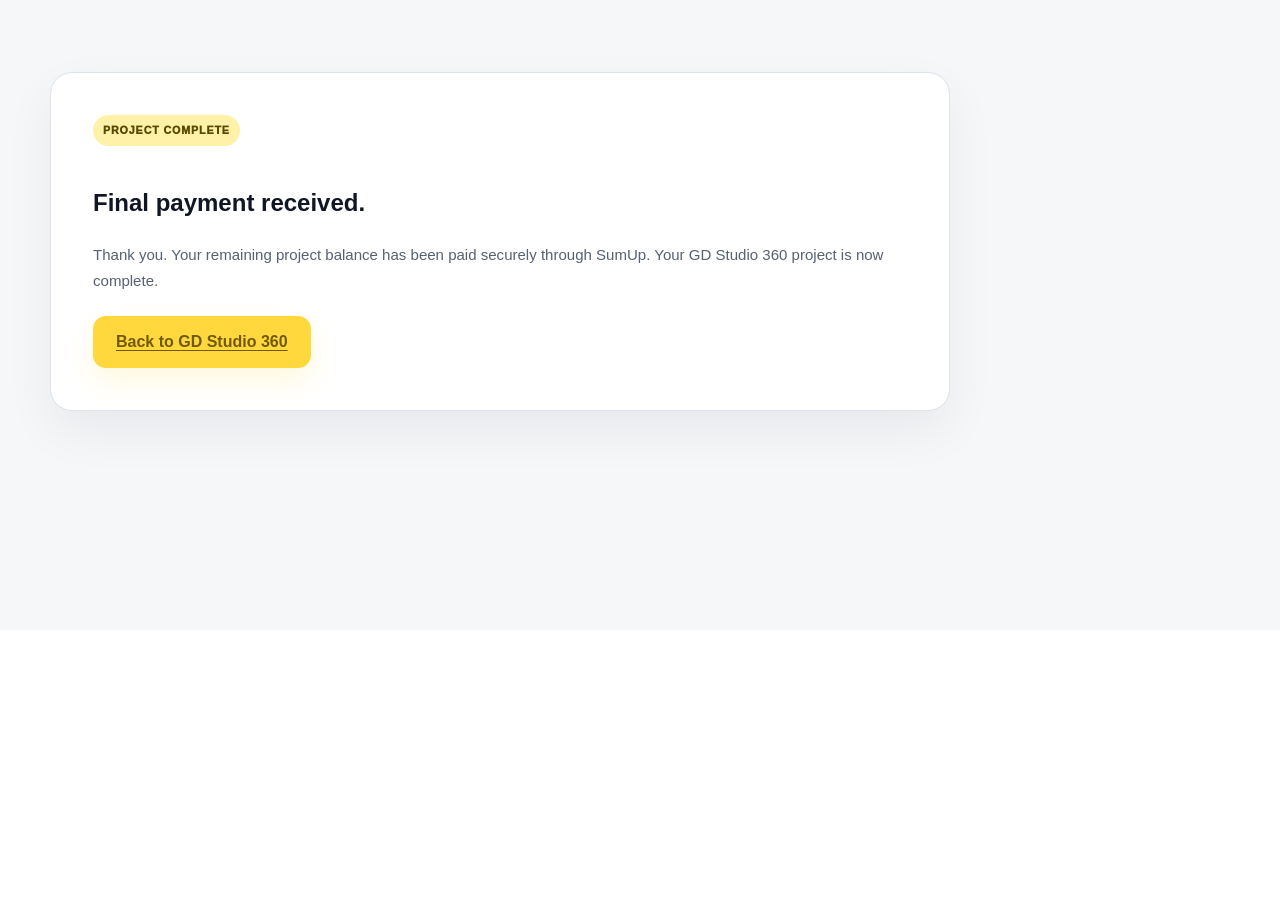
<file: payment-balance-success.html>
<!doctype html>
<html lang="en">
<head>
  <meta charset="utf-8">

  <meta
    name="viewport"
    content="width=device-width, initial-scale=1"
  >

  <meta
    name="robots"
    content="noindex,nofollow"
  >

  <title>
    Project paid | GD Studio 360
  </title>

  <link
    rel="stylesheet"
    href="styles.css"
  >
</head>

<body>

<main class="privacy-page">
  <div class="container">

    <article class="privacy-content">

      <span class="privacy-updated">
        PROJECT COMPLETE
      </span>

      <h1>
        Final payment received.
      </h1>

      <p>
        Thank you. Your remaining
        project balance has been paid
        securely through SumUp.
        Your GD Studio 360 project
        is now complete.
      </p>

      <div class="privacy-actions">

        <a
          class="button button-yellow"
          href="index.html"
        >
          Back to GD Studio 360
        </a>

      </div>

    </article>

  </div>
</main>

</body>
</html>
</file>
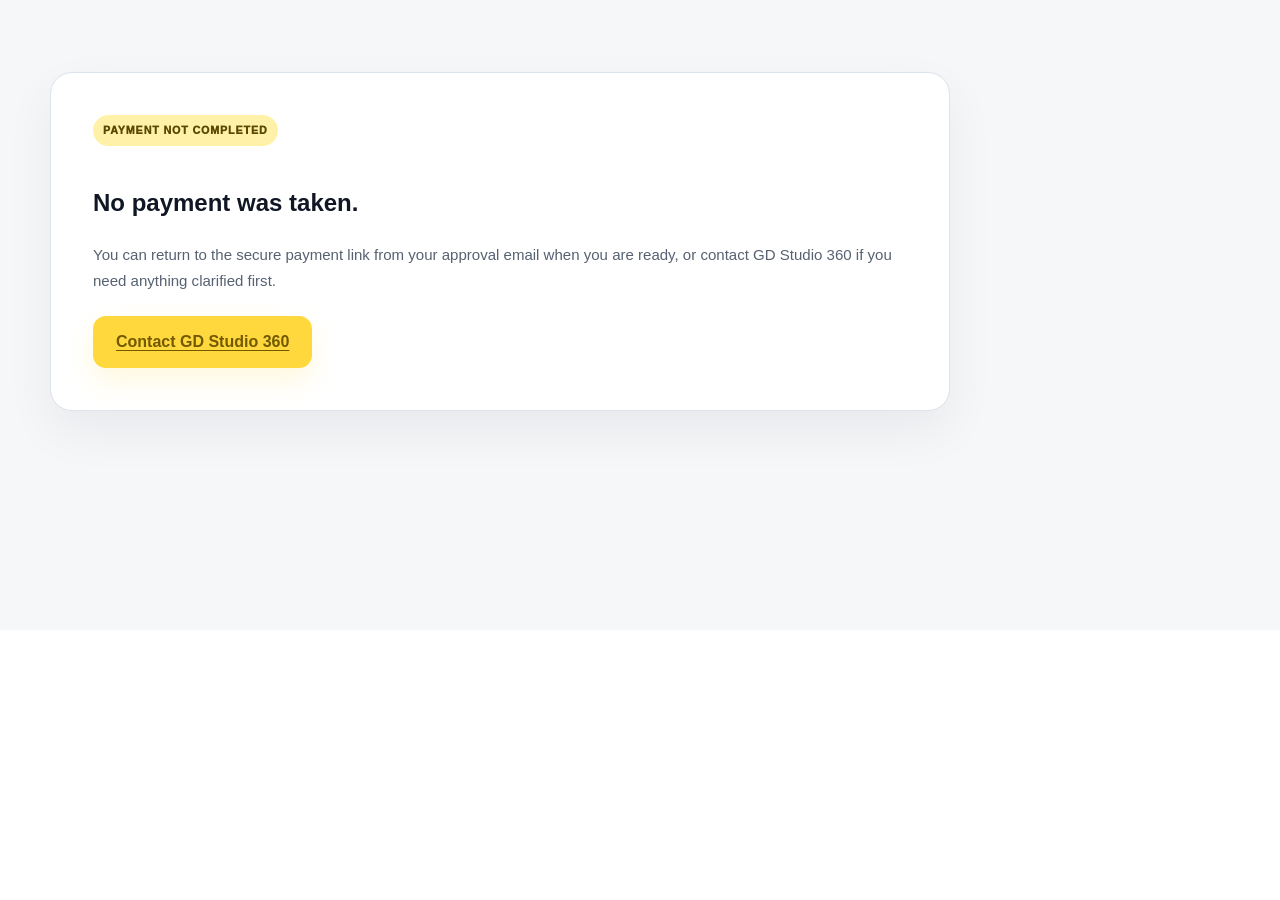
<file: payment-cancelled.html>
<!doctype html>
<html lang="en">
<head>
  <meta charset="utf-8">
  <meta name="viewport" content="width=device-width, initial-scale=1">
  <meta name="robots" content="noindex,nofollow">
  <title>Payment not completed | GD Studio 360</title>
  <link rel="stylesheet" href="styles.css">
</head>
<body>
  <main class="privacy-page">
    <div class="container">
      <article class="privacy-content">
        <span class="privacy-updated">PAYMENT NOT COMPLETED</span>
        <h1>No payment was taken.</h1>
        <p>You can return to the secure payment link from your approval email when you are ready, or contact GD Studio 360 if you need anything clarified first.</p>
        <div class="privacy-actions">
          <a class="button button-yellow" href="index.html#contact">Contact GD Studio 360</a>
        </div>
      </article>
    </div>
  </main>
</body>
</html>
</file>
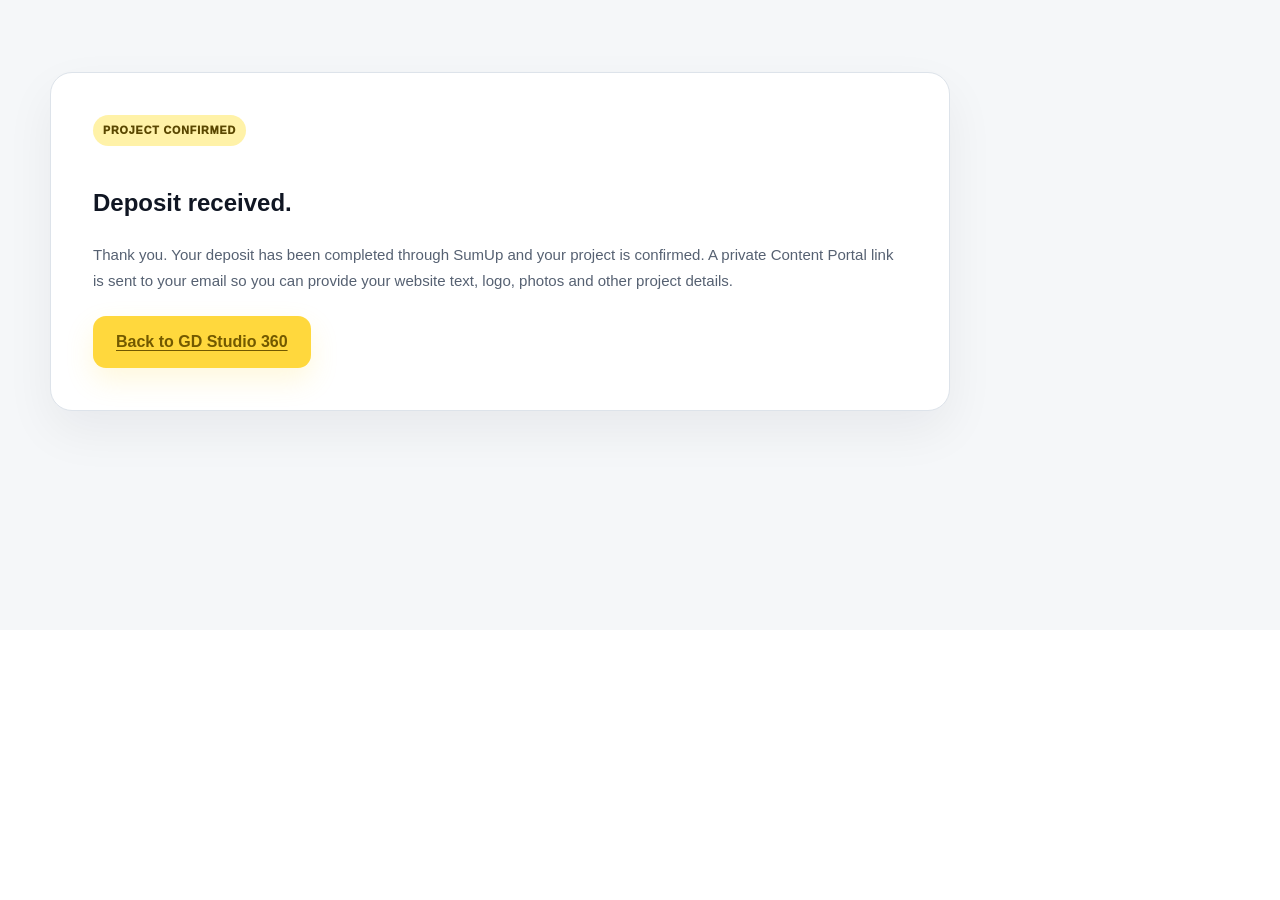
<file: payment-success.html>
<!doctype html>
<html lang="en">
<head>
  <meta charset="utf-8">
  <meta name="viewport" content="width=device-width, initial-scale=1">
  <meta name="robots" content="noindex,nofollow">
  <title>Deposit received | GD Studio 360</title>
  <link rel="stylesheet" href="styles.css">
</head>
<body>
  <main class="privacy-page">
    <div class="container">
      <article class="privacy-content">
        <span class="privacy-updated">PROJECT CONFIRMED</span>
        <h1>Deposit received.</h1>
        <p>Thank you. Your deposit has been completed through SumUp and your project is confirmed. A private Content Portal link is sent to your email so you can provide your website text, logo, photos and other project details.</p>
        <div class="privacy-actions">
          <a class="button button-yellow" href="index.html">Back to GD Studio 360</a>
        </div>
      </article>
    </div>
  </main>
</body>
</html>
</file>
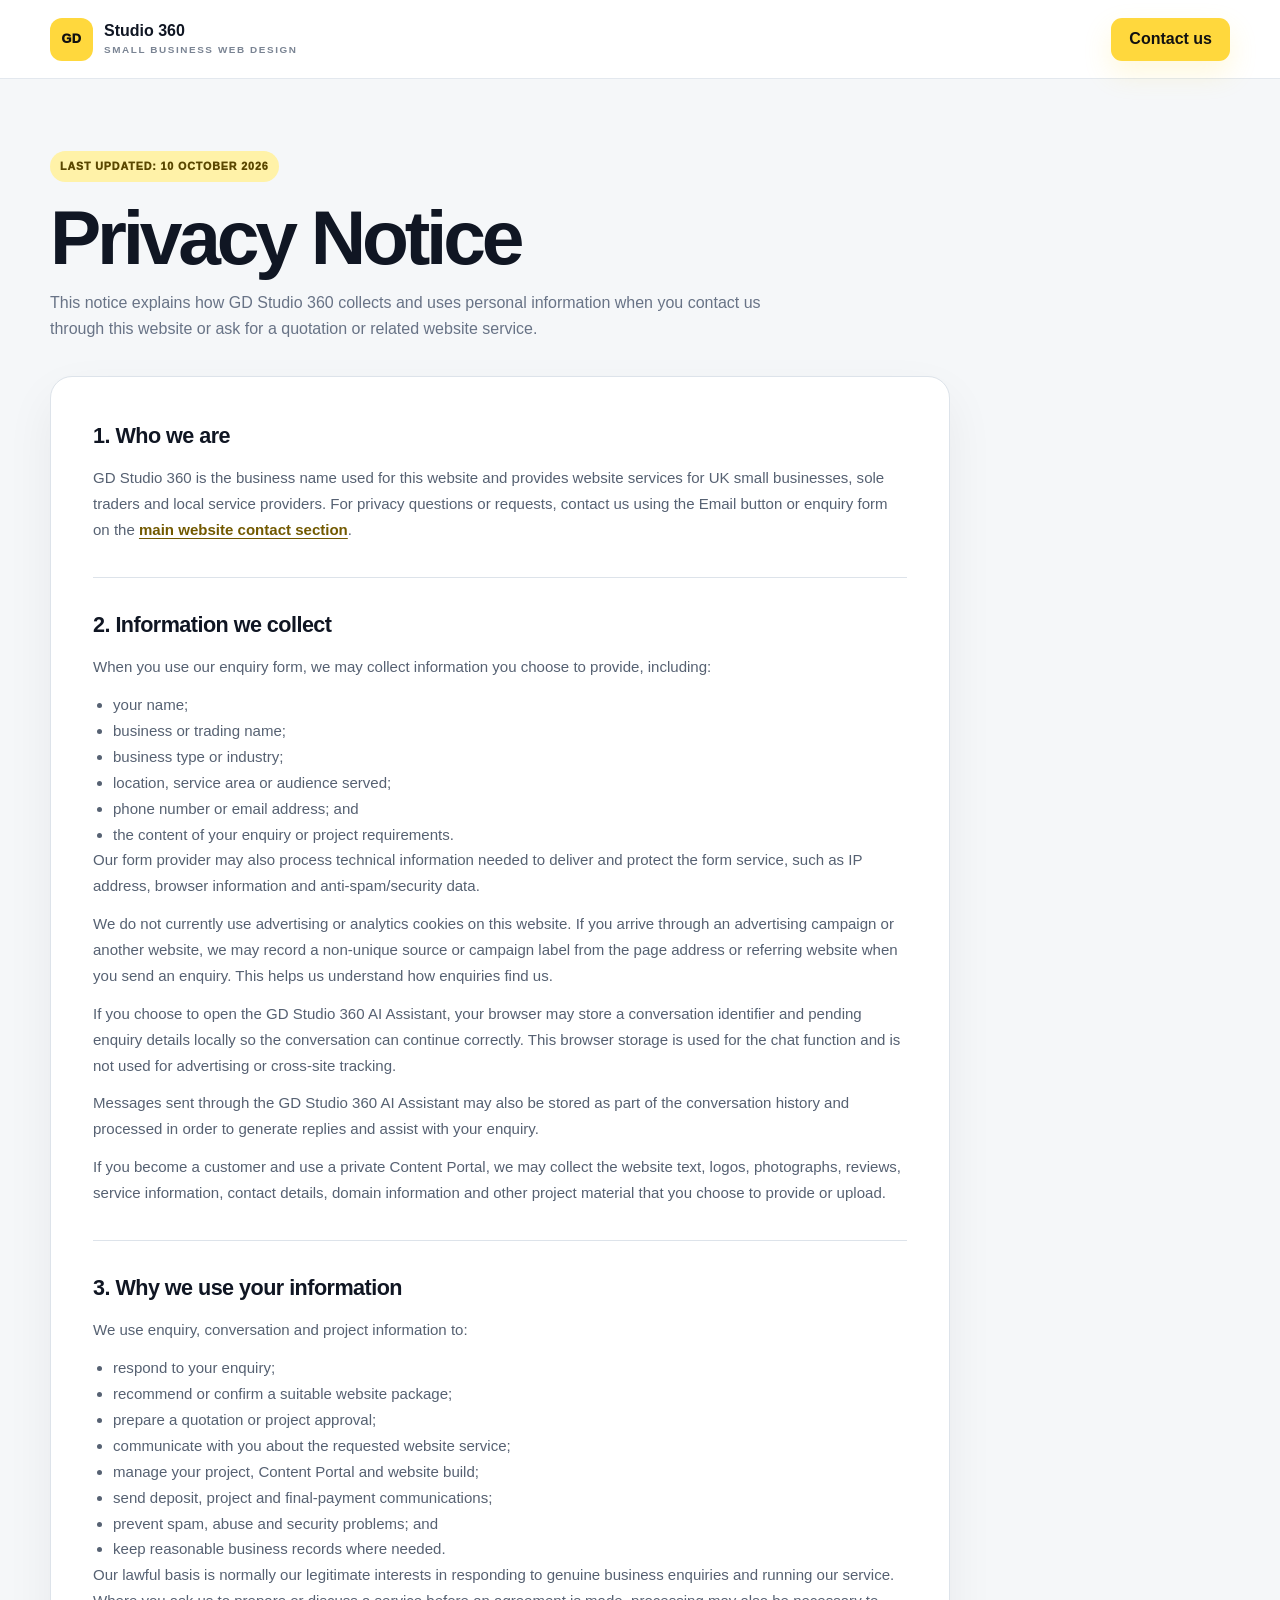
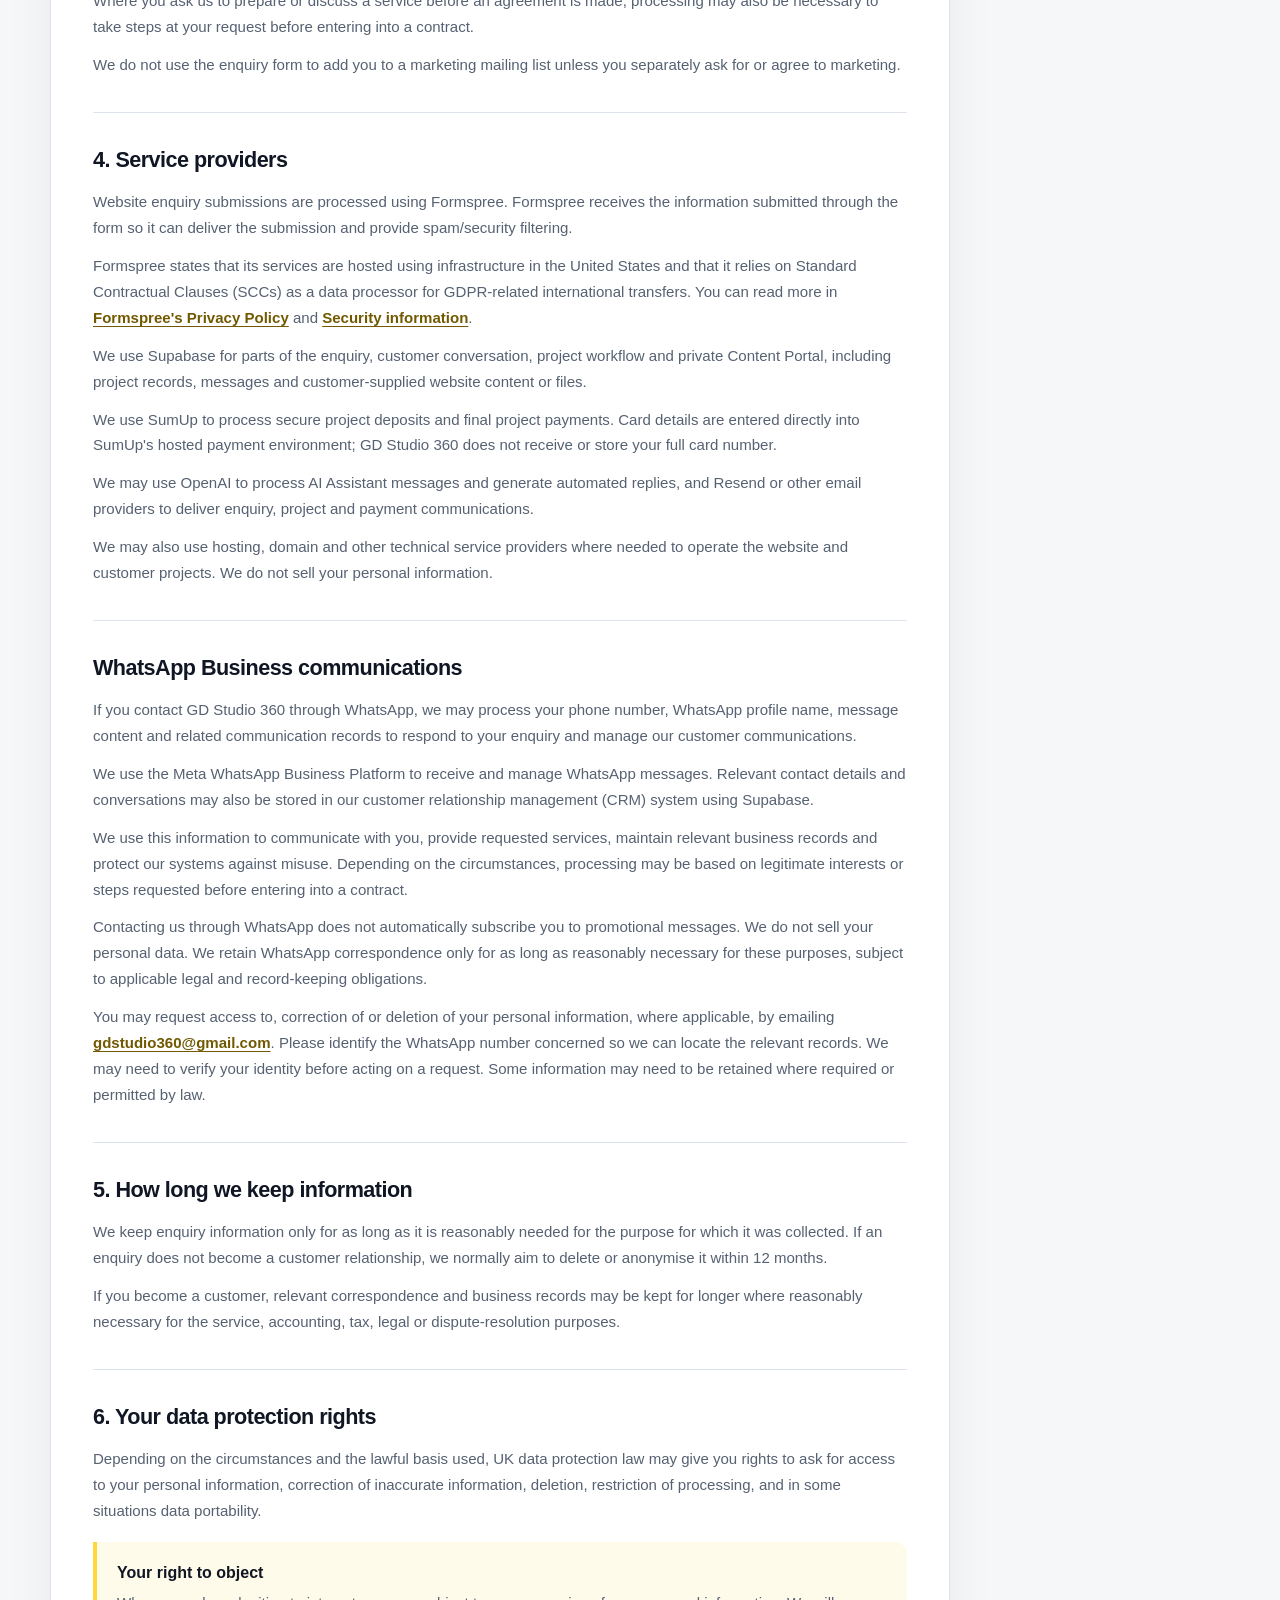
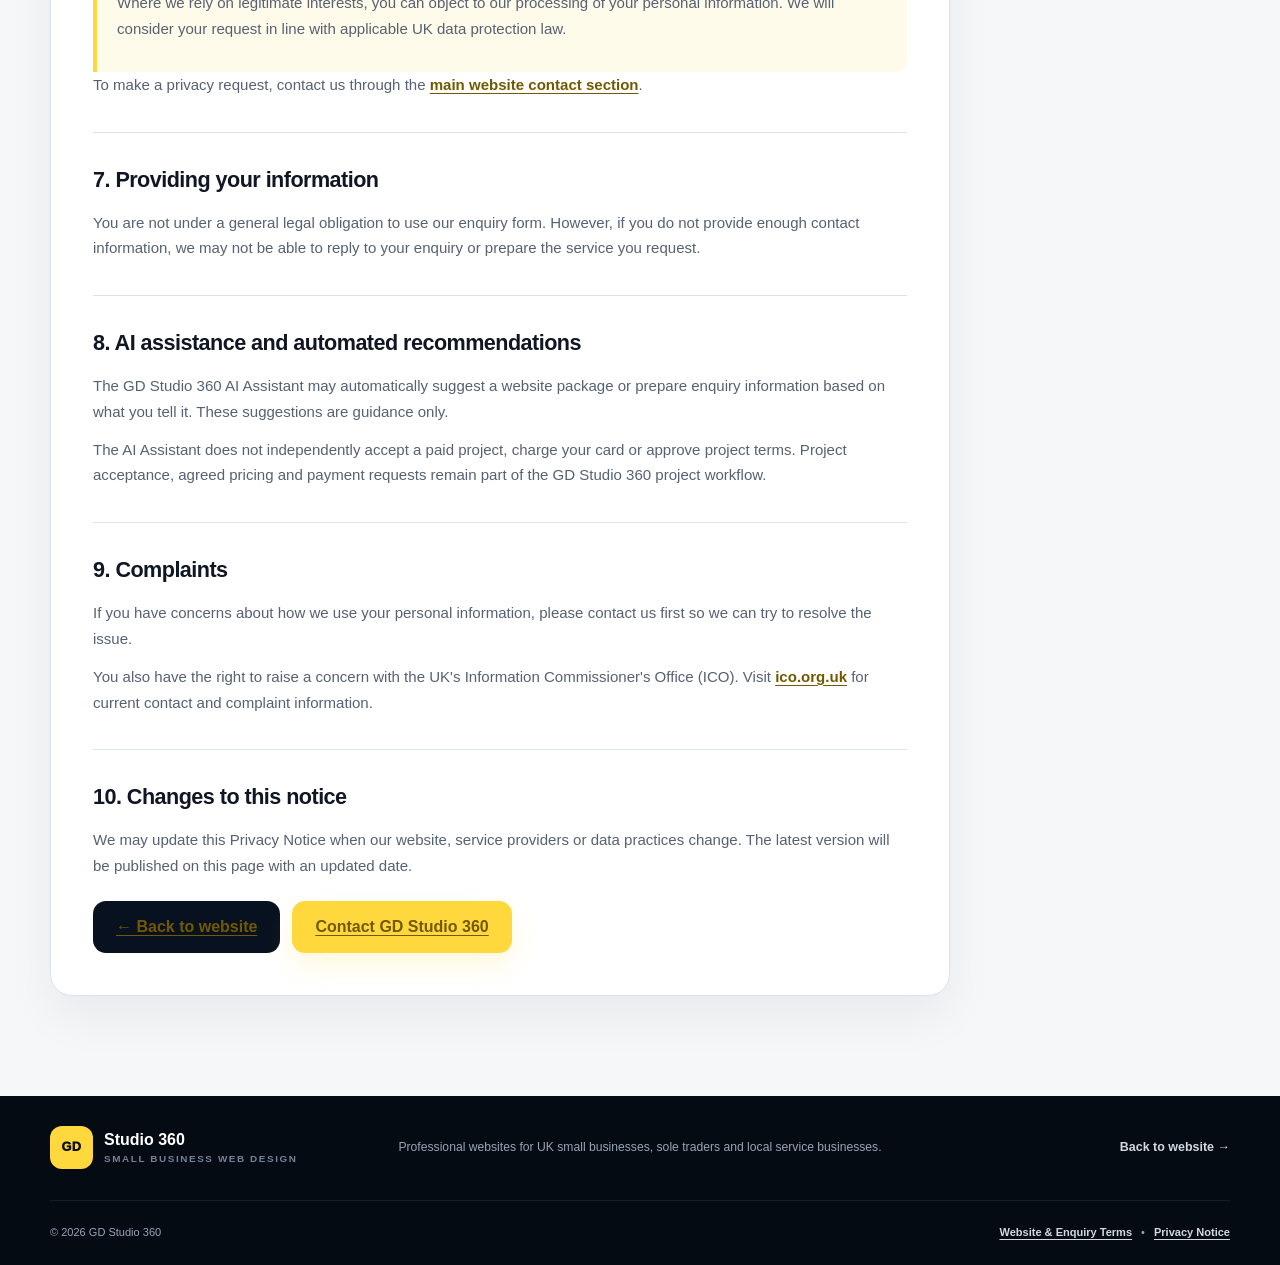
<file: privacy.html>
<!doctype html>
<html lang="en-GB">
<head>
  <meta charset="utf-8">
  <meta name="viewport" content="width=device-width, initial-scale=1">
  <title>Privacy Notice | GD Studio 360</title>
  <meta name="description" content="Privacy Notice for GD Studio 360, explaining how enquiry, project and website-service information is collected, used, stored and shared.">
  <meta name="theme-color" content="#0a1220">
  <meta name="robots" content="index,follow">
  <link rel="stylesheet" href="styles.css?v=small-business-2">
</head>

<body>
  <header class="site-header" id="top">
    <div class="container nav">
      <a class="brand" href="index.html" aria-label="GD Studio 360 home">
        <span class="brand-mark">GD</span>
        <span class="brand-copy">
          <strong>Studio 360</strong>
          <small>Small business web design</small>
        </span>
      </a>

      <a class="button button-small button-yellow privacy-header-cta" href="index.html#contact">Contact us</a>
    </div>
  </header>

  <main class="privacy-page">
    <div class="container">
      <div class="privacy-hero">
        <span class="privacy-updated">LAST UPDATED: 10 OCTOBER 2026</span>
        <h1>Privacy Notice</h1>
        <p>
          This notice explains how GD Studio 360 collects and uses personal information when you contact us
          through this website or ask for a quotation or related website service.
        </p>
      </div>

      <article class="privacy-content">
        <section>
          <h2>1. Who we are</h2>
          <p>
            GD Studio 360 is the business name used for this website and provides website services for UK small businesses, sole traders and local service providers.
            For privacy questions or requests, contact us using the Email button or enquiry form on the
            <a href="index.html#contact">main website contact section</a>.
          </p>
        </section>

        <section>
          <h2>2. Information we collect</h2>
          <p>When you use our enquiry form, we may collect information you choose to provide, including:</p>
          <ul>
            <li>your name;</li>
            <li>business or trading name;</li>
            <li>business type or industry;</li>
            <li>location, service area or audience served;</li>
            <li>phone number or email address; and</li>
            <li>the content of your enquiry or project requirements.</li>
          </ul>
          <p>
            Our form provider may also process technical information needed to deliver and protect the form service,
            such as IP address, browser information and anti-spam/security data.
          </p>
          <p>
            We do not currently use advertising or analytics cookies on this website. If you arrive through an
            advertising campaign or another website, we may record a non-unique source or campaign label from the
            page address or referring website when you send an enquiry. This helps us understand how enquiries find us.
          </p>
          <p>
            If you choose to open the GD Studio 360 AI Assistant, your browser may store a conversation identifier
            and pending enquiry details locally so the conversation can continue correctly. This browser storage is
            used for the chat function and is not used for advertising or cross-site tracking.
          </p>
          <p>
            Messages sent through the GD Studio 360 AI Assistant may also be stored as part of the conversation
            history and processed in order to generate replies and assist with your enquiry.
          </p>
          <p>
            If you become a customer and use a private Content Portal, we may collect the website text, logos,
            photographs, reviews, service information, contact details, domain information and other project
            material that you choose to provide or upload.
          </p>
        </section>

        <section>
          <h2>3. Why we use your information</h2>
          <p>We use enquiry, conversation and project information to:</p>
          <ul>
            <li>respond to your enquiry;</li>
            <li>recommend or confirm a suitable website package;</li>
            <li>prepare a quotation or project approval;</li>
            <li>communicate with you about the requested website service;</li>
            <li>manage your project, Content Portal and website build;</li>
            <li>send deposit, project and final-payment communications;</li>
            <li>prevent spam, abuse and security problems; and</li>
            <li>keep reasonable business records where needed.</li>
          </ul>
          <p>
            Our lawful basis is normally our legitimate interests in responding to genuine business enquiries and
            running our service. Where you ask us to prepare or discuss a service before an agreement is made,
            processing may also be necessary to take steps at your request before entering into a contract.
          </p>
          <p>
            We do not use the enquiry form to add you to a marketing mailing list unless you separately ask for or
            agree to marketing.
          </p>
        </section>

        <section>
          <h2>4. Service providers</h2>
          <p>
            Website enquiry submissions are processed using Formspree. Formspree receives the information submitted
            through the form so it can deliver the submission and provide spam/security filtering.
          </p>
          <p>
            Formspree states that its services are hosted using infrastructure in the United States and that it relies
            on Standard Contractual Clauses (SCCs) as a data processor for GDPR-related international transfers.
            You can read more in
            <a href="https://formspree.io/legal/privacy-policy/" target="_blank" rel="noopener">Formspree's Privacy Policy</a>
            and
            <a href="https://formspree.io/security/" target="_blank" rel="noopener">Security information</a>.
          </p>
          <p>
            We use Supabase for parts of the enquiry, customer conversation, project workflow and private
            Content Portal, including project records, messages and customer-supplied website content or files.
          </p>
          <p>
            We use SumUp to process secure project deposits and final project payments. Card details are entered
            directly into SumUp's hosted payment environment; GD Studio 360 does not receive or store your full
            card number.
          </p>
          <p>
            We may use OpenAI to process AI Assistant messages and generate automated replies, and Resend or
            other email providers to deliver enquiry, project and payment communications.
          </p>
          <p>
            We may also use hosting, domain and other technical service providers where needed to operate the
            website and customer projects. We do not sell your personal information.
          </p>
        </section>

        <section>
          <h2 id="whatsapp-privacy">WhatsApp Business communications</h2>
          <p>
            If you contact GD Studio 360 through WhatsApp, we may process your
            phone number, WhatsApp profile name, message content and related
            communication records to respond to your enquiry and manage our
            customer communications.
          </p>
          <p>
            We use the Meta WhatsApp Business Platform to receive and manage
            WhatsApp messages. Relevant contact details and conversations may
            also be stored in our customer relationship management (CRM)
            system using Supabase.
          </p>
          <p>
            We use this information to communicate with you, provide requested
            services, maintain relevant business records and protect our
            systems against misuse. Depending on the circumstances, processing
            may be based on legitimate interests or steps requested before
            entering into a contract.
          </p>
          <p>
            Contacting us through WhatsApp does not automatically subscribe
            you to promotional messages. We do not sell your personal data.
            We retain WhatsApp correspondence only for as long as reasonably
            necessary for these purposes, subject to applicable legal and
            record-keeping obligations.
          </p>
          <p>
            You may request access to, correction of or deletion of your
            personal information, where applicable, by emailing
            <a href="mailto:gdstudio360@gmail.com">gdstudio360@gmail.com</a>.
            Please identify the WhatsApp number concerned so we can locate
            the relevant records. We may need to verify your identity before
            acting on a request. Some information may need to be retained
            where required or permitted by law.
          </p>
        </section>

        <section>
          <h2>5. How long we keep information</h2>
          <p>
            We keep enquiry information only for as long as it is reasonably needed for the purpose for which it was
            collected. If an enquiry does not become a customer relationship, we normally aim to delete or anonymise
            it within 12 months.
          </p>
          <p>
            If you become a customer, relevant correspondence and business records may be kept for longer where
            reasonably necessary for the service, accounting, tax, legal or dispute-resolution purposes.
          </p>
        </section>

        <section>
          <h2>6. Your data protection rights</h2>
          <p>
            Depending on the circumstances and the lawful basis used, UK data protection law may give you rights to
            ask for access to your personal information, correction of inaccurate information, deletion, restriction
            of processing, and in some situations data portability.
          </p>

          <div class="privacy-callout">
            <strong>Your right to object</strong>
            <p>
              Where we rely on legitimate interests, you can object to our processing of your personal information.
              We will consider your request in line with applicable UK data protection law.
            </p>
          </div>

          <p>
            To make a privacy request, contact us through the
            <a href="index.html#contact">main website contact section</a>.
          </p>
        </section>

        <section>
          <h2>7. Providing your information</h2>
          <p>
            You are not under a general legal obligation to use our enquiry form. However, if you do not provide
            enough contact information, we may not be able to reply to your enquiry or prepare the service you request.
          </p>
        </section>

        <section>
          <h2>8. AI assistance and automated recommendations</h2>
          <p>
            The GD Studio 360 AI Assistant may automatically suggest a website package or prepare enquiry
            information based on what you tell it. These suggestions are guidance only.
          </p>
          <p>
            The AI Assistant does not independently accept a paid project, charge your card or approve project
            terms. Project acceptance, agreed pricing and payment requests remain part of the GD Studio 360
            project workflow.
          </p>
        </section>

        <section>
          <h2>9. Complaints</h2>
          <p>
            If you have concerns about how we use your personal information, please contact us first so we can try to
            resolve the issue.
          </p>
          <p>
            You also have the right to raise a concern with the UK's Information Commissioner's Office (ICO).
            Visit
            <a href="https://ico.org.uk/" target="_blank" rel="noopener">ico.org.uk</a>
            for current contact and complaint information.
          </p>
        </section>

        <section>
          <h2>10. Changes to this notice</h2>
          <p>
            We may update this Privacy Notice when our website, service providers or data practices change.
            The latest version will be published on this page with an updated date.
          </p>

          <div class="privacy-actions">
            <a class="button button-dark" href="index.html">← Back to website</a>
            <a class="button button-yellow" href="index.html#contact">Contact GD Studio 360</a>
          </div>
        </section>
      </article>
    </div>
  </main>

  <footer class="site-footer">
    <div class="container footer-top">
      <a class="brand footer-brand" href="index.html">
        <span class="brand-mark">GD</span>
        <span class="brand-copy">
          <strong>Studio 360</strong>
          <small>Small business web design</small>
        </span>
      </a>

      <p>Professional websites for UK small businesses, sole traders and local service businesses.</p>
      <a href="index.html">Back to website →</a>
    </div>

    <div class="container footer-bottom">
      <span>© <span id="year"></span> GD Studio 360</span>
      <span class="footer-legal">
        <a href="terms.html">Website &amp; Enquiry Terms</a>
        <span aria-hidden="true">•</span>
        <a href="privacy.html">Privacy Notice</a>
      </span>
    </div>
  </footer>

  <script src="script.js?v=small-business-2"></script>
</body>
</html>
</file>
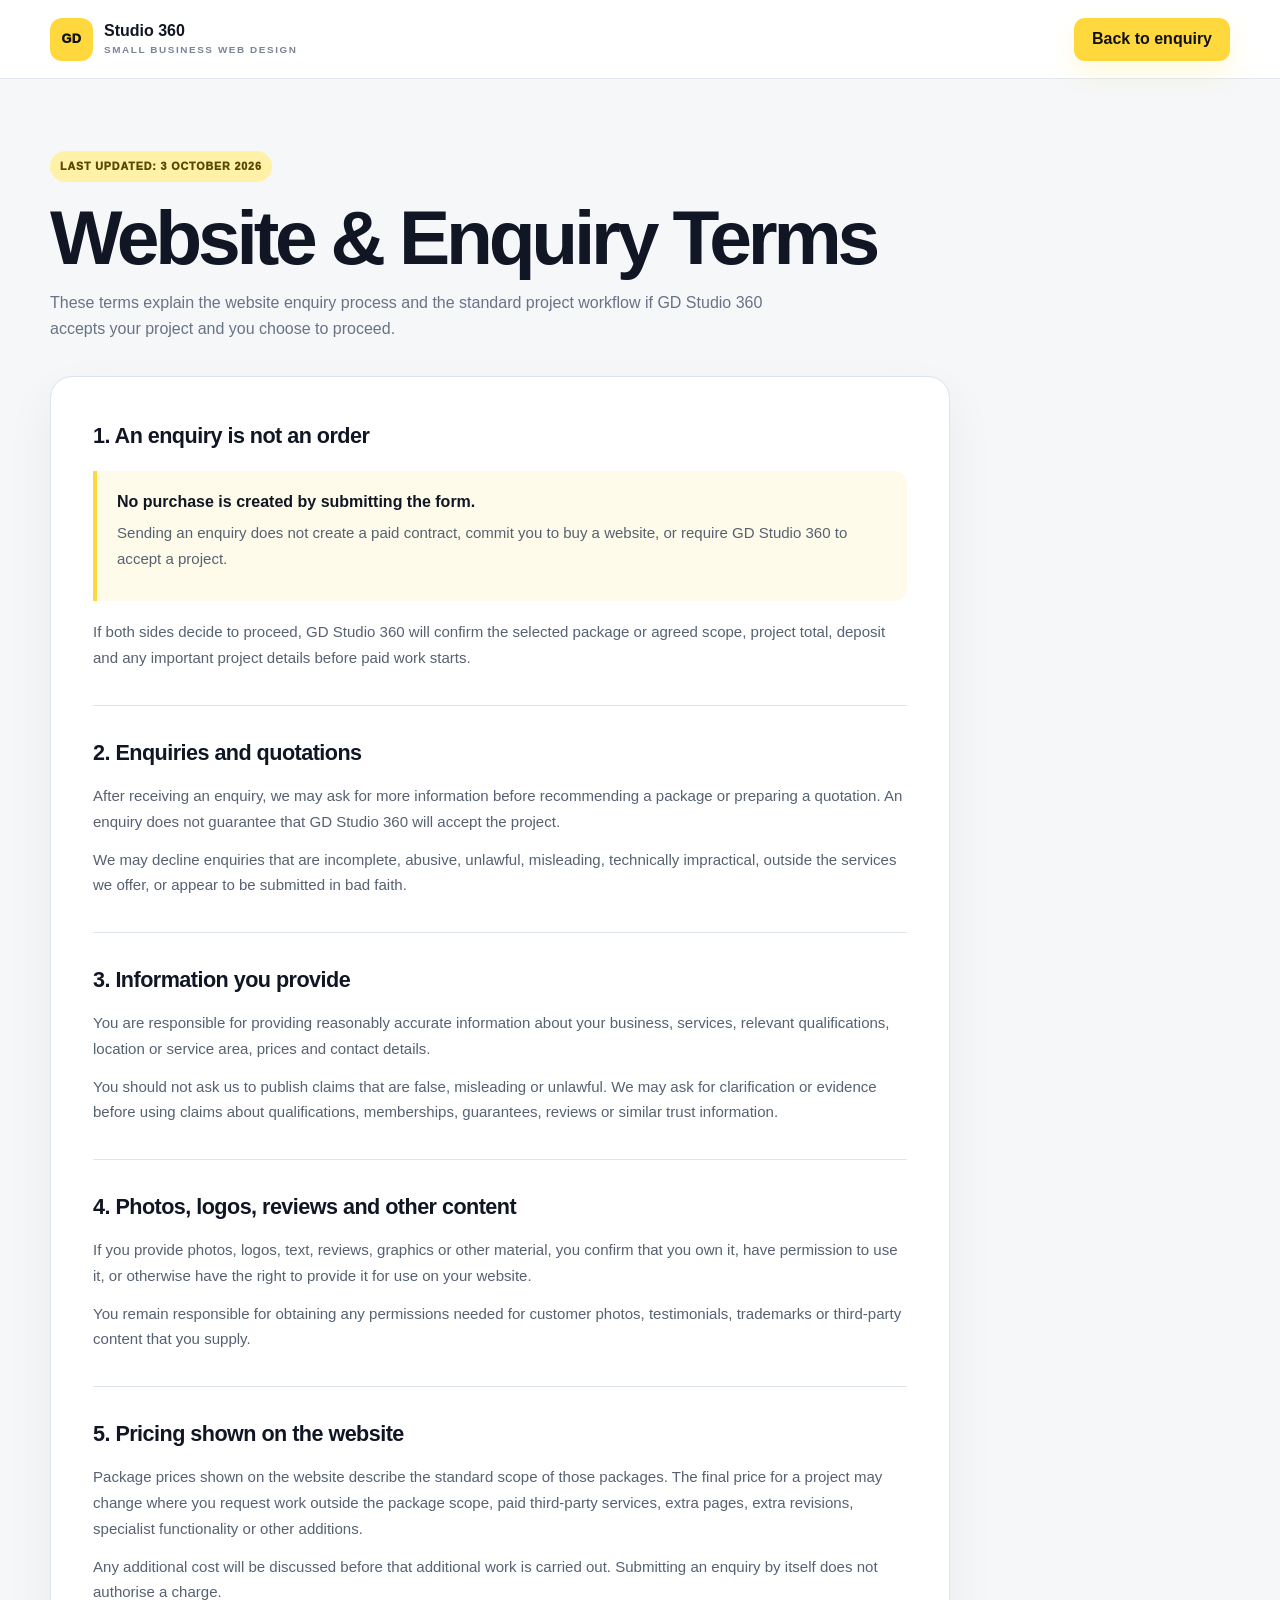
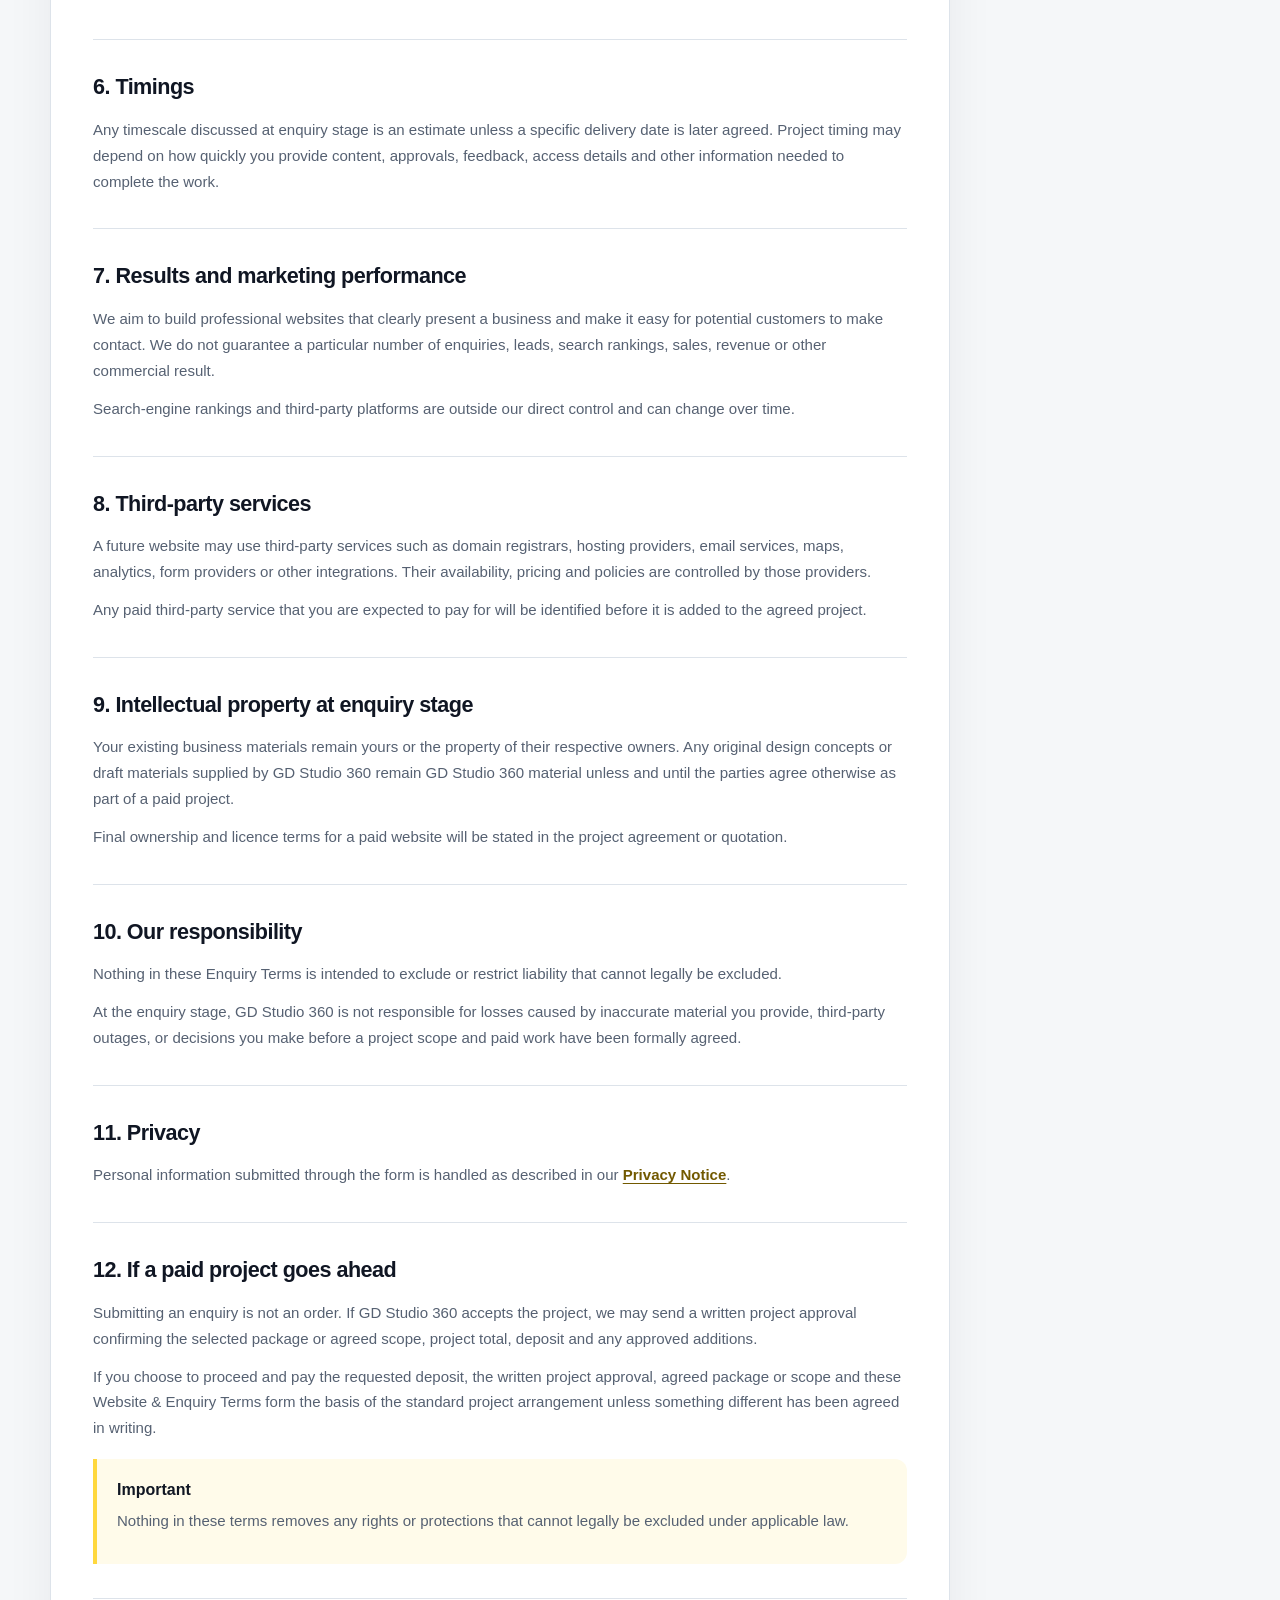
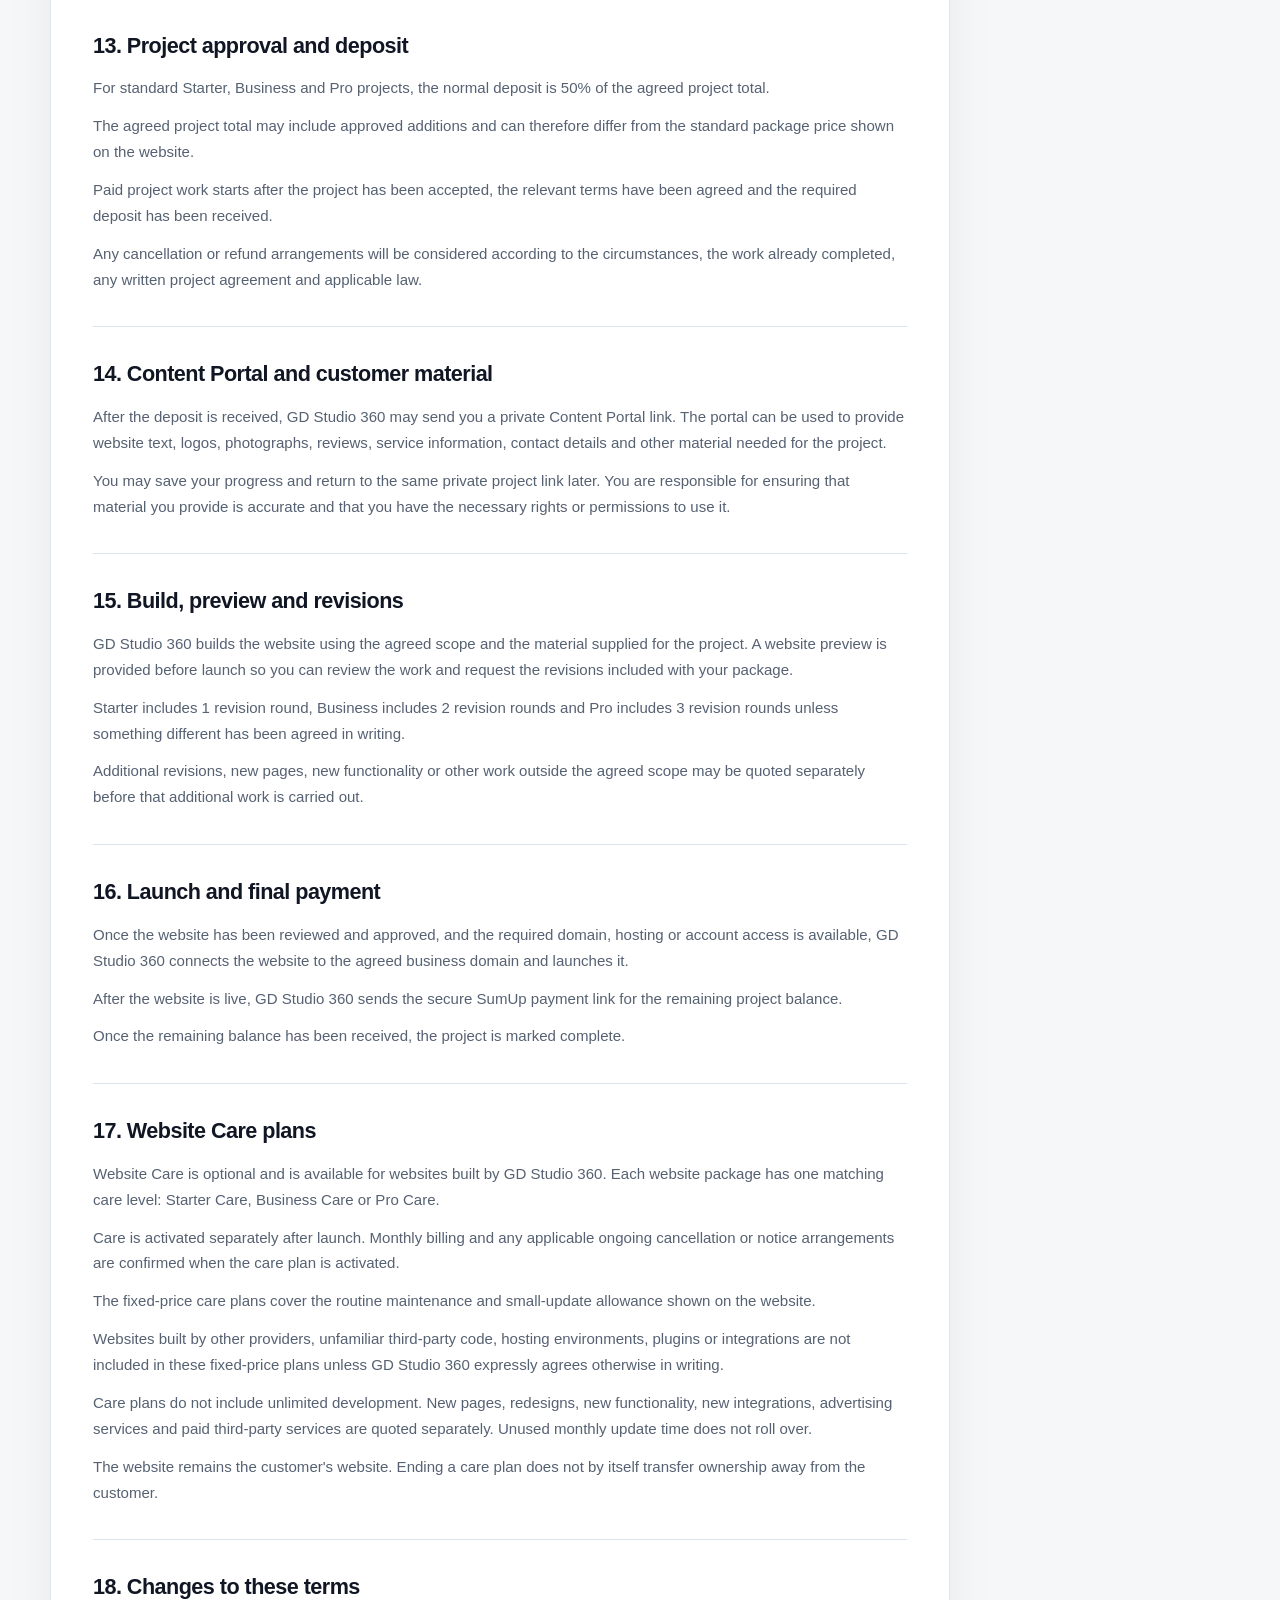
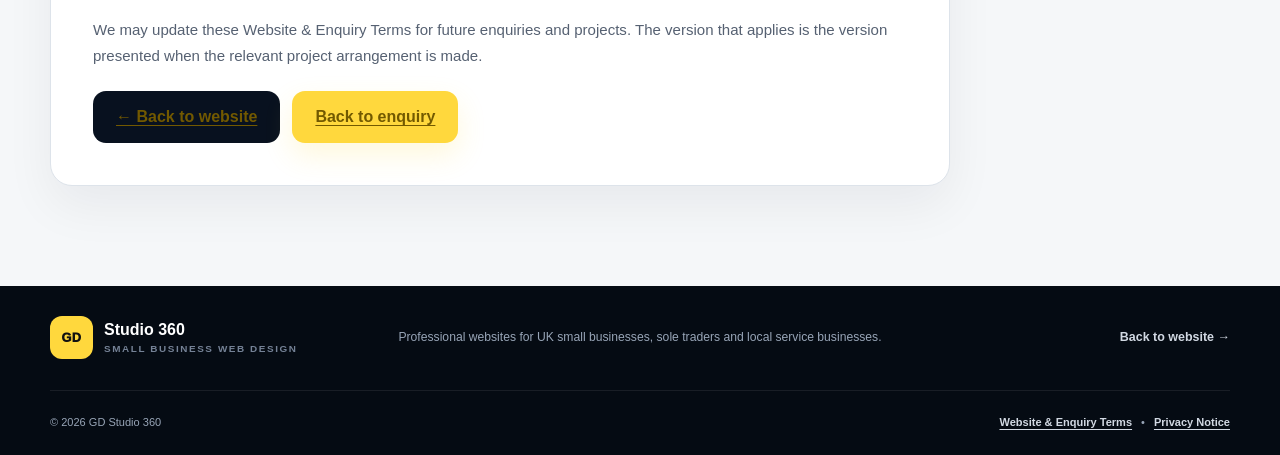
<file: terms.html>
<!doctype html>
<html lang="en-GB">
<head>
  <meta charset="utf-8">
  <meta name="viewport" content="width=device-width, initial-scale=1">
  <title>Website &amp; Enquiry Terms | GD Studio 360</title>
  <meta name="description" content="Website and enquiry terms for GD Studio 360 website projects.">
  <meta name="theme-color" content="#0a1220">
  <meta name="robots" content="index,follow">
  <link rel="stylesheet" href="styles.css?v=small-business-2">
</head>

<body>
  <header class="site-header" id="top">
    <div class="container nav">
      <a class="brand" href="index.html" aria-label="GD Studio 360 home">
        <span class="brand-mark">GD</span>
        <span class="brand-copy">
          <strong>Studio 360</strong>
          <small>Small business web design</small>
        </span>
      </a>
      <a class="button button-small button-yellow privacy-header-cta" href="index.html#contact">Back to enquiry</a>
    </div>
  </header>

  <main class="privacy-page">
    <div class="container">
      <div class="privacy-hero">
        <span class="privacy-updated">LAST UPDATED: 3 OCTOBER 2026</span>
        <h1>Website &amp; Enquiry Terms</h1>
        <p>
          These terms explain the website enquiry process and the standard project workflow
          if GD Studio 360 accepts your project and you choose to proceed.
        </p>
      </div>

      <article class="privacy-content">
        <section>
          <h2>1. An enquiry is not an order</h2>
          <div class="terms-highlight">
            <strong>No purchase is created by submitting the form.</strong>
            <p>
              Sending an enquiry does not create a paid contract,
              commit you to buy a website, or require GD Studio 360 to accept a project.
            </p>
          </div>
          <p>
            If both sides decide to proceed, GD Studio 360 will confirm the selected package or agreed scope,
            project total, deposit and any important project details before paid work starts.
          </p>
        </section>

        <section>
          <h2>2. Enquiries and quotations</h2>
          <p>
            After receiving an enquiry, we may ask for more information before recommending a package or preparing
            a quotation. An enquiry does not guarantee that GD Studio 360 will accept the project.
          </p>
          <p>
            We may decline enquiries that are incomplete, abusive, unlawful, misleading, technically impractical,
            outside the services we offer, or appear to be submitted in bad faith.
          </p>
        </section>

        <section>
          <h2>3. Information you provide</h2>
          <p>
            You are responsible for providing reasonably accurate information about your business, services,
            relevant qualifications, location or service area, prices and contact details.
          </p>
          <p>
            You should not ask us to publish claims that are false, misleading or unlawful.
            We may ask for clarification or evidence before using claims about qualifications, memberships,
            guarantees, reviews or similar trust information.
          </p>
        </section>

        <section>
          <h2>4. Photos, logos, reviews and other content</h2>
          <p>
            If you provide photos, logos, text, reviews, graphics or other material, you confirm that you own it,
            have permission to use it, or otherwise have the right to provide it for use on your website.
          </p>
          <p>
            You remain responsible for obtaining any permissions needed for customer photos, testimonials,
            trademarks or third-party content that you supply.
          </p>
        </section>

        <section>
          <h2>5. Pricing shown on the website</h2>
          <p>
            Package prices shown on the website describe the standard scope of those packages.
            The final price for a project may change where you request work outside the package scope,
            paid third-party services, extra pages, extra revisions, specialist functionality or other additions.
          </p>
          <p>
            Any additional cost will be discussed before that additional work is carried out.
            Submitting an enquiry by itself does not authorise a charge.
          </p>
        </section>

        <section>
          <h2>6. Timings</h2>
          <p>
            Any timescale discussed at enquiry stage is an estimate unless a specific delivery date is later agreed.
            Project timing may depend on how quickly you provide content, approvals, feedback, access details and
            other information needed to complete the work.
          </p>
        </section>

        <section>
          <h2>7. Results and marketing performance</h2>
          <p>
            We aim to build professional websites that clearly present a business and make it easy for potential
            customers to make contact. We do not guarantee a particular number of enquiries, leads, search rankings,
            sales, revenue or other commercial result.
          </p>
          <p>
            Search-engine rankings and third-party platforms are outside our direct control and can change over time.
          </p>
        </section>

        <section>
          <h2>8. Third-party services</h2>
          <p>
            A future website may use third-party services such as domain registrars, hosting providers, email services,
            maps, analytics, form providers or other integrations. Their availability, pricing and policies are controlled
            by those providers.
          </p>
          <p>
            Any paid third-party service that you are expected to pay for will be identified before it is added to the
            agreed project.
          </p>
        </section>

        <section>
          <h2>9. Intellectual property at enquiry stage</h2>
          <p>
            Your existing business materials remain yours or the property of their respective owners.
            Any original design concepts or draft materials supplied by GD Studio 360 remain GD Studio 360 material
            unless and until the parties agree otherwise as part of a paid project.
          </p>
          <p>
            Final ownership and licence terms for a paid website will be stated in the project agreement or quotation.
          </p>
        </section>

        <section>
          <h2>10. Our responsibility</h2>
          <p>
            Nothing in these Enquiry Terms is intended to exclude or restrict liability that cannot legally be excluded.
          </p>
          <p>
            At the enquiry stage, GD Studio 360 is not responsible for losses caused by inaccurate material you provide,
            third-party outages, or decisions you make before a project scope and paid work have been formally agreed.
          </p>
        </section>

        <section>
          <h2>11. Privacy</h2>
          <p>
            Personal information submitted through the form is handled as described in our
            <a href="privacy.html">Privacy Notice</a>.
          </p>
        </section>

        <section>
          <h2>12. If a paid project goes ahead</h2>

          <p>
            Submitting an enquiry is not an order. If GD Studio 360 accepts the project,
            we may send a written project approval confirming the selected package or agreed
            scope, project total, deposit and any approved additions.
          </p>

          <p>
            If you choose to proceed and pay the requested deposit, the written project
            approval, agreed package or scope and these Website &amp; Enquiry Terms form the
            basis of the standard project arrangement unless something different has been
            agreed in writing.
          </p>

          <div class="terms-highlight">
            <strong>Important</strong>
            <p>
              Nothing in these terms removes any rights or protections that cannot legally
              be excluded under applicable law.
            </p>
          </div>
        </section>


        <section>
          <h2>13. Project approval and deposit</h2>

          <p>
            For standard Starter, Business and Pro projects, the normal deposit is 50% of
            the agreed project total.
          </p>

          <p>
            The agreed project total may include approved additions and can therefore differ
            from the standard package price shown on the website.
          </p>

          <p>
            Paid project work starts after the project has been accepted, the relevant terms
            have been agreed and the required deposit has been received.
          </p>

          <p>
            Any cancellation or refund arrangements will be considered according to the
            circumstances, the work already completed, any written project agreement and
            applicable law.
          </p>
        </section>


        <section>
          <h2>14. Content Portal and customer material</h2>

          <p>
            After the deposit is received, GD Studio 360 may send you a private Content Portal
            link. The portal can be used to provide website text, logos, photographs, reviews,
            service information, contact details and other material needed for the project.
          </p>

          <p>
            You may save your progress and return to the same private project link later.
            You are responsible for ensuring that material you provide is accurate and that
            you have the necessary rights or permissions to use it.
          </p>
        </section>


        <section>
          <h2>15. Build, preview and revisions</h2>

          <p>
            GD Studio 360 builds the website using the agreed scope and the material supplied
            for the project. A website preview is provided before launch so you can review
            the work and request the revisions included with your package.
          </p>

          <p>
            Starter includes 1 revision round, Business includes 2 revision rounds and Pro
            includes 3 revision rounds unless something different has been agreed in writing.
          </p>

          <p>
            Additional revisions, new pages, new functionality or other work outside the
            agreed scope may be quoted separately before that additional work is carried out.
          </p>
        </section>


        <section>
          <h2>16. Launch and final payment</h2>

          <p>
            Once the website has been reviewed and approved, and the required domain,
            hosting or account access is available, GD Studio 360 connects the website
            to the agreed business domain and launches it.
          </p>

          <p>
            After the website is live, GD Studio 360 sends the secure SumUp payment link
            for the remaining project balance.
          </p>

          <p>
            Once the remaining balance has been received, the project is marked complete.
          </p>
        </section>


        <section>
          <h2>17. Website Care plans</h2>

          <p>
            Website Care is optional and is available for websites built by GD Studio 360.
            Each website package has one matching care level: Starter Care, Business Care
            or Pro Care.
          </p>

          <p>
            Care is activated separately after launch. Monthly billing and any applicable
            ongoing cancellation or notice arrangements are confirmed when the care plan
            is activated.
          </p>

          <p>
            The fixed-price care plans cover the routine maintenance and small-update
            allowance shown on the website.
          </p>

          <p>
            Websites built by other providers, unfamiliar third-party code, hosting
            environments, plugins or integrations are not included in these fixed-price
            plans unless GD Studio 360 expressly agrees otherwise in writing.
          </p>

          <p>
            Care plans do not include unlimited development. New pages, redesigns,
            new functionality, new integrations, advertising services and paid
            third-party services are quoted separately. Unused monthly update time
            does not roll over.
          </p>

          <p>
            The website remains the customer's website. Ending a care plan does not
            by itself transfer ownership away from the customer.
          </p>
        </section>


        <section>
          <h2>18. Changes to these terms</h2>

          <p>
            We may update these Website &amp; Enquiry Terms for future enquiries and
            projects. The version that applies is the version presented when the relevant
            project arrangement is made.
          </p>

          <div class="privacy-actions">
            <a class="button button-dark" href="index.html">← Back to website</a>
            <a class="button button-yellow" href="index.html#contact">Back to enquiry</a>
          </div>
        </section>
      </article>
    </div>
  </main>

  <footer class="site-footer">
    <div class="container footer-top">
      <a class="brand footer-brand" href="index.html">
        <span class="brand-mark">GD</span>
        <span class="brand-copy">
          <strong>Studio 360</strong>
          <small>Small business web design</small>
        </span>
      </a>
      <p>Professional websites for UK small businesses, sole traders and local service businesses.</p>
      <a href="index.html">Back to website →</a>
    </div>

    <div class="container footer-bottom">
      <span>© <span id="year"></span> GD Studio 360</span>
      <span class="footer-legal">
        <a href="terms.html">Website &amp; Enquiry Terms</a>
        <span aria-hidden="true">•</span>
        <a href="privacy.html">Privacy Notice</a>
      </span>
    </div>
  </footer>

  <script src="script.js?v=small-business-2"></script>
</body>
</html>
</file>
<file: styles.css>
:root{
  --ink:#101623;
  --muted:#687386;
  --line:#dde3ea;
  --soft:#f4f6f8;
  --white:#fff;
  --navy:#08111f;
  --navy2:#0d192b;
  --navy3:#15233a;
  --yellow:#ffd83d;
  --yellow2:#e5b400;
  --green:#7ad197;
  --radius:22px;
  --shadow:0 24px 70px rgba(8,17,31,.13);
  --max:1180px
}

*{box-sizing:border-box}
html{scroll-behavior:smooth}
body{
  margin:0;
  color:var(--ink);
  background:#fff;
  font-family:-apple-system,BlinkMacSystemFont,"Segoe UI",Roboto,Helvetica,Arial,sans-serif;
  line-height:1.6;
  -webkit-font-smoothing:antialiased
}
a{text-decoration:none;color:inherit}
button,input,textarea,select{font:inherit}
button{cursor:pointer}
.container{width:min(calc(100% - 44px),var(--max));margin-inline:auto}
.sr-only{position:absolute;width:1px;height:1px;padding:0;margin:-1px;overflow:hidden;clip:rect(0,0,0,0);white-space:nowrap;border:0}

.site-header{
  position:sticky;
  top:0;
  z-index:50;
  border-bottom:1px solid rgba(221,227,234,.8);
  background:rgba(255,255,255,.92);
  backdrop-filter:blur(18px)
}
.nav{min-height:78px;display:flex;align-items:center;gap:30px}
.brand{display:inline-flex;align-items:center;gap:11px;flex:0 0 auto}
.brand-mark{
  width:43px;height:43px;border-radius:12px;
  display:grid;place-items:center;
  background:var(--yellow);
  color:#111;
  font-size:.8rem;
  font-weight:950;
  letter-spacing:.04em
}
.brand-copy strong,.brand-copy small{display:block;line-height:1}
.brand-copy strong{font-size:1rem}
.brand-copy small{font-size:.62rem;margin-top:6px;text-transform:uppercase;letter-spacing:.16em;color:#7a8493;font-weight:850}
.primary-nav{display:flex;gap:27px;align-items:center;margin-left:auto}
.primary-nav a{font-size:.9rem;font-weight:760;color:#414b5b}
.primary-nav a:hover{color:#000}
.menu-button{display:none;margin-left:auto;border:0;background:transparent;padding:8px}
.menu-button>span{display:block;width:25px;height:2px;background:#111827;margin:5px 0}

.button{
  min-height:52px;
  border-radius:13px;
  border:1px solid transparent;
  display:inline-flex;
  align-items:center;
  justify-content:center;
  padding:0 22px;
  gap:9px;
  font-weight:900;
  transition:transform .15s ease,box-shadow .15s ease
}
.button:hover{transform:translateY(-1px)}
.button-yellow{background:var(--yellow);color:#111;box-shadow:0 12px 28px rgba(255,216,61,.18)}
.button-yellow:hover{box-shadow:0 16px 34px rgba(255,216,61,.28)}
.button-outline{border-color:rgba(255,255,255,.18);background:rgba(255,255,255,.04);color:#fff}
.button-dark{background:var(--navy);color:#fff}
.button-small{min-height:43px;padding:0 17px;border-radius:11px}
.button-full{width:100%}

.hero{
  position:relative;
  overflow:hidden;
  color:#fff;
  background:
    radial-gradient(circle at 85% 18%,rgba(255,216,61,.14),transparent 24%),
    radial-gradient(circle at 18% 85%,rgba(62,110,182,.11),transparent 25%),
    var(--navy)
}
.hero-grid-overlay{
  position:absolute;inset:0;
  opacity:.35;
  background-image:
    linear-gradient(rgba(255,255,255,.025) 1px,transparent 1px),
    linear-gradient(90deg,rgba(255,255,255,.025) 1px,transparent 1px);
  background-size:46px 46px;
  pointer-events:none
}
.hero-grid{
  position:relative;
  display:grid;
  grid-template-columns:1.02fr .98fr;
  gap:78px;
  align-items:center;
  padding:95px 0 90px
}
.eyebrow,.kicker{font-size:.73rem;font-weight:950;letter-spacing:.18em}
.eyebrow{display:inline-flex;align-items:center;gap:10px;color:#d6deea;margin-bottom:20px}
.eyebrow span{width:26px;height:2px;background:var(--yellow)}
.kicker{margin:0 0 13px;color:#987600}
.light-kicker{color:var(--yellow)}
.hero h1{
  margin:0;
  max-width:750px;
  font-size:clamp(3.1rem,5.6vw,5.5rem);
  line-height:.98;
  letter-spacing:-.06em
}
.hero-lead{max-width:700px;margin:27px 0 33px;color:#b9c5d5;font-size:clamp(1.03rem,1.5vw,1.2rem)}
.hero-actions{display:flex;gap:11px;flex-wrap:wrap}
.hero-meta{display:grid;grid-template-columns:repeat(3,1fr);gap:15px;margin-top:44px}
.hero-meta>div{padding-top:15px;border-top:1px solid rgba(255,255,255,.12)}
.hero-meta strong,.hero-meta span{display:block}
.hero-meta strong{font-size:.92rem}
.hero-meta span{margin-top:3px;color:#7e8ca0;font-size:.74rem}

.hero-preview{position:relative;padding:28px 8px}
.browser{
  overflow:hidden;
  border-radius:25px;
  border:1px solid rgba(255,255,255,.12);
  background:#fff;
  box-shadow:0 42px 95px rgba(0,0,0,.35)
}
.browser-bar{height:48px;display:flex;align-items:center;gap:16px;padding:0 16px;background:#e9edf1}
.browser-dots{display:flex;gap:6px}
.browser-dots span{width:9px;height:9px;border-radius:50%;background:#aeb5be}
.browser-dots span:nth-child(1){background:#fb6b61}
.browser-dots span:nth-child(2){background:#efc354}
.browser-dots span:nth-child(3){background:#57c66c}
.browser-address{flex:1;background:#f7f8fa;border:1px solid #d8dde4;border-radius:8px;padding:5px 10px;color:#8a939f;font-size:.63rem}
.browser-page{background:#f8fafb;color:#121826}
.mock-nav{height:54px;padding:0 20px;display:flex;align-items:center;gap:18px;background:#fff;border-bottom:1px solid #e6e9ed}
.mock-logo{display:flex;align-items:center;gap:7px;font-size:.6rem}.mock-logo span{width:25px;height:25px;border-radius:7px;display:grid;place-items:center;background:var(--yellow)}.mock-logo b{letter-spacing:.05em}
.mock-links{display:flex;gap:8px;margin-left:auto}.mock-links i{width:26px;height:4px;border-radius:4px;background:#d6dbe1}
.mock-cta{width:56px;height:20px;border-radius:6px;background:var(--yellow)}
.mock-hero{min-height:315px;display:grid;grid-template-columns:1.2fr .8fr;gap:26px;align-items:center;padding:34px;background:linear-gradient(135deg,#0d1828,#17263e)}
.mock-left .mock-label{display:block;width:90px;height:5px;border-radius:4px;background:#7e8b9e;margin-bottom:16px}
.mock-left h3{margin:0;color:#fff;font-size:1.55rem;line-height:1.05;letter-spacing:-.04em}.mock-left h3 em{color:var(--yellow);font-style:normal}
.mock-left p{width:84%;height:5px;border-radius:4px;background:#617087;margin:15px 0 0}.mock-left p.short{width:60%;margin-top:7px}
.mock-buttons{display:flex;gap:7px;margin-top:20px}.mock-buttons b{width:90px;height:25px;border-radius:6px;background:var(--yellow)}.mock-buttons i{width:70px;height:25px;border-radius:6px;border:1px solid #56657a}
.mock-card{padding:19px;border-radius:13px;background:#fff;box-shadow:0 18px 38px rgba(0,0,0,.2)}
.mock-card span{font-size:.45rem;font-weight:950;color:#9b7900;letter-spacing:.1em}
.mock-card i{display:block;height:18px;border:1px solid #d7dde4;border-radius:5px;margin-top:9px;background:#f7f9fb}
.mock-card b{display:block;height:25px;border-radius:5px;background:var(--yellow);margin-top:11px}
.mock-services{display:grid;grid-template-columns:repeat(3,1fr);border-top:1px solid #e3e7ec}
.mock-services>div{padding:17px;border-right:1px solid #e3e7ec;min-height:100px}.mock-services span{font-size:.42rem;color:#a3aab4;font-weight:900}.mock-services b{display:block;width:26px;height:26px;border-radius:7px;background:#eceff2;margin:8px 0}.mock-services i{display:block;width:70%;height:4px;background:#cdd3da;border-radius:4px}

.floating-chip{
  position:absolute;z-index:4;
  padding:11px 13px;
  border:1px solid rgba(255,255,255,.13);
  border-radius:13px;
  background:rgba(10,19,32,.94);
  backdrop-filter:blur(10px);
  box-shadow:0 18px 40px rgba(0,0,0,.28)
}
.chip-one{left:-25px;bottom:60px;display:flex;gap:9px;align-items:center}
.chip-one>span{width:29px;height:29px;border-radius:50%;display:grid;place-items:center;background:#173822;color:#93e8ad;font-weight:950}
.chip-one strong,.chip-one small{display:block}.chip-one strong{font-size:.76rem}.chip-one small{font-size:.65rem;color:#7f8ca0}
.chip-two{right:-12px;top:74px}.chip-two strong,.chip-two small{display:block}.chip-two strong{color:var(--yellow);font-size:1.1rem}.chip-two small{color:#8491a4;font-size:.63rem}

.logo-strip{border-bottom:1px solid var(--line);background:#fff}
.logo-strip-inner{min-height:75px;display:grid;grid-template-columns:repeat(6,1fr);align-items:center;text-align:center}
.logo-strip span{font-size:.77rem;font-weight:850;color:#697385;border-right:1px solid var(--line)}
.logo-strip span:first-child{border-left:1px solid var(--line)}

.section{padding:105px 0}
.section-head{display:grid;grid-template-columns:1.08fr .92fr;gap:70px;align-items:end;margin-bottom:47px}
.section-head h2,.demo-copy h2,.pricing-head h2,.preview-box h2,.faq-layout h2,.contact-copy h2{
  margin:0;
  font-size:clamp(2.1rem,4.1vw,3.8rem);
  line-height:1.03;
  letter-spacing:-.047em
}
.section-head>p,.pricing-head>p,.demo-copy>p,.preview-box>div>p,.contact-copy>p{margin:0;color:var(--muted);font-size:1.03rem}

.benefit-grid{display:grid;grid-template-columns:repeat(3,1fr);border-left:1px solid var(--line);border-top:1px solid var(--line)}
.benefit{
  position:relative;
  min-height:285px;
  padding:29px;
  border-right:1px solid var(--line);
  border-bottom:1px solid var(--line);
  background:#fff;
  transition:transform .2s ease,box-shadow .2s ease,z-index .2s
}
.benefit:hover{z-index:2;transform:translateY(-3px);box-shadow:var(--shadow)}
.benefit-dark{background:var(--navy);color:#fff}
.benefit-number{position:absolute;right:22px;top:20px;color:#a6aeb9;font-size:.65rem;font-weight:950}
.benefit-icon{width:48px;height:48px;border-radius:12px;display:grid;place-items:center;background:#eef2f5;margin:9px 0 52px;font-weight:950}
.benefit-dark .benefit-icon{background:var(--yellow);color:#111}.benefit-dark .benefit-number{color:#627086}
.benefit h3{margin:0 0 9px;font-size:1.2rem}.benefit p{margin:0;color:var(--muted);font-size:.92rem}.benefit-dark p{color:#8f9eb2}

.demo-section{padding:105px 0;background:var(--navy);color:#fff}
.demo-grid{display:grid;grid-template-columns:.9fr 1.1fr;gap:90px;align-items:center}
.demo-copy>p{color:#95a3b6;margin:20px 0 28px}
.demo-points{display:grid;gap:10px;margin-bottom:29px}
.demo-points>div{display:flex;gap:10px;align-items:center;color:#c8d1de;font-size:.91rem}.demo-points span{color:var(--yellow);font-weight:950}
.demo-device{display:grid;place-items:center}
.phone{
  width:min(330px,80%);
  padding:13px;
  border-radius:39px;
  background:#111a28;
  border:1px solid #314057;
  box-shadow:0 35px 80px rgba(0,0,0,.42)
}
.phone-top{width:84px;height:19px;border-radius:0 0 12px 12px;background:#111a28;margin:-2px auto 0;position:relative;z-index:2}
.phone-screen{overflow:hidden;border-radius:28px;background:#f7f9fb;min-height:570px;color:#111827}
.screen-nav{height:52px;display:flex;align-items:center;gap:7px;padding:0 16px;background:#fff;border-bottom:1px solid #e4e8ed;font-size:.56rem}.screen-nav span{width:25px;height:25px;border-radius:7px;background:var(--yellow);display:grid;place-items:center}.screen-nav i{margin-left:auto;width:18px;height:2px;background:#111;box-shadow:0 5px #111,0 -5px #111}
.screen-hero{padding:27px 18px 25px;background:linear-gradient(135deg,#0a1321,#162640);color:#fff}
.screen-hero small{font-size:.43rem;color:var(--yellow);font-weight:900;letter-spacing:.12em}
.screen-hero strong{display:block;margin-top:10px;font-size:1.37rem;line-height:1.04;letter-spacing:-.04em}
.screen-hero p{height:4px;background:#68778b;border-radius:5px;width:88%;margin:13px 0 0}.screen-hero p.short{width:63%;margin-top:6px}.screen-button{width:105px;height:27px;border-radius:7px;background:var(--yellow);margin-top:16px}
.screen-row{display:grid;grid-template-columns:1fr 1fr}.screen-row i{height:49px;border-right:1px solid #e3e7ec;border-bottom:1px solid #e3e7ec}
.screen-card{margin:14px;padding:15px;background:#0a1321;border-radius:12px;color:#fff}.screen-card span{font-size:.41rem;color:#748397;font-weight:900}.screen-card b{display:block;width:26px;height:26px;border-radius:7px;background:var(--yellow);margin:10px 0}.screen-card p{width:75%;height:4px;background:#607087;border-radius:4px}.light-card{background:#fff;color:#111;border:1px solid #e3e7ec}.light-card b{background:#edf0f3}.light-card p{background:#cfd5dc}

.pricing-section{background:#f5f7f9}
.pricing-head{text-align:center;max-width:730px;margin:0 auto 45px}.pricing-head>p{margin-top:16px}
.pricing-grid{display:grid;grid-template-columns:repeat(3,1fr);gap:16px;align-items:stretch}
.price-card{
  position:relative;
  padding:30px;
  border:1px solid var(--line);
  border-radius:20px;
  background:#fff;
  display:flex;
  flex-direction:column
}
.featured-price{border:2px solid var(--navy);box-shadow:var(--shadow)}
.popular{position:absolute;left:50%;top:0;transform:translate(-50%,-50%);padding:6px 11px;border-radius:999px;background:var(--navy);color:#fff;font-size:.62rem;font-weight:950;letter-spacing:.1em}
.price-top>span{font-size:.67rem;font-weight:950;letter-spacing:.15em;color:#9a7900}
.price-top>strong{display:block;font-size:3.1rem;letter-spacing:-.05em;line-height:1;margin:13px 0}
.price-top>p{min-height:72px;margin:0;color:var(--muted);font-size:.91rem}
.price-card ul{list-style:none;padding:20px 0;margin:18px 0 22px;border-top:1px solid var(--line);flex:1}
.price-card li{position:relative;padding:7px 0 7px 25px;font-size:.9rem}.price-card li:before{content:"✓";position:absolute;left:0;color:#937300;font-weight:950}
.care-plan{margin-top:18px;padding:21px 25px;border:1px solid var(--line);border-radius:16px;background:#fff;display:grid;grid-template-columns:auto 1fr;gap:50px;align-items:center}
.care-plan span,.care-plan strong{display:block}.care-plan span{font-size:.6rem;font-weight:950;letter-spacing:.13em;color:#8e7200}.care-plan strong{margin-top:3px;font-size:1.1rem}.care-plan p{margin:0;color:var(--muted);font-size:.88rem}

.process-section{background:#fff}
.steps{list-style:none;margin:0;padding:0;border-top:1px solid var(--line)}
.steps li{display:grid;grid-template-columns:90px 1fr;gap:25px;padding:29px 0;border-bottom:1px solid var(--line)}
.steps>li>span{font-size:.66rem;color:#98a1ad;font-weight:950;padding-top:5px}.steps strong{font-size:1.16rem}.steps p{margin:5px 0 0;color:var(--muted);font-size:.93rem}

.preview-offer{padding-top:0;background:#fff}
.preview-box{
  padding:55px;
  border-radius:25px;
  background:
    radial-gradient(circle at 92% 22%,rgba(255,216,61,.15),transparent 25%),
    var(--navy);
  color:#fff;
  display:grid;
  grid-template-columns:1fr auto;
  gap:50px;
  align-items:center
}
.preview-box>div>p{color:#98a6b8;margin-top:17px;max-width:720px}

.faq-section{background:#f6f8fa}
.faq-layout{display:grid;grid-template-columns:.72fr 1.28fr;gap:90px}
.faq-list{border-top:1px solid #d6dce3}
.faq-list details{border-bottom:1px solid #d6dce3}
.faq-list summary{list-style:none;display:flex;align-items:center;justify-content:space-between;gap:20px;padding:23px 0;font-weight:860;cursor:pointer}
.faq-list summary::-webkit-details-marker{display:none}
.faq-list summary span{font-size:1.3rem;color:#8f98a5}
.faq-list details[open] summary span{transform:rotate(45deg)}
.faq-list details p{margin:-5px 44px 24px 0;color:var(--muted);font-size:.93rem}

.contact-section{
  padding:105px 0;
  color:#fff;
  background:
    radial-gradient(circle at 84% 18%,rgba(255,216,61,.12),transparent 22%),
    var(--navy)
}
.contact-grid{display:grid;grid-template-columns:.85fr 1.15fr;gap:80px;align-items:start}
.contact-copy>p{margin-top:20px;color:#98a6b8}
.contact-points{display:grid;gap:11px;margin-top:30px}
.contact-points>div{display:flex;align-items:center;gap:12px;padding:11px 0;border-bottom:1px solid rgba(255,255,255,.09)}
.contact-points span{font-size:.62rem;color:#728096;font-weight:950}.contact-points strong{font-size:.88rem}
.lead-form{
  padding:31px;
  border-radius:21px;
  background:#fff;
  color:var(--ink);
  box-shadow:0 34px 80px rgba(0,0,0,.25);
  display:grid;
  gap:15px
}
.form-title{margin-bottom:3px}.form-title span,.form-title strong{display:block}.form-title span{font-size:.63rem;color:#957500;font-weight:950;letter-spacing:.14em}.form-title strong{margin-top:5px;font-size:1.38rem}
.lead-form label{display:grid;gap:6px;font-size:.76rem;font-weight:850;color:#404957}
.lead-form input,.lead-form textarea,.lead-form select{
  width:100%;
  padding:12px 13px;
  border:1px solid var(--line);
  border-radius:10px;
  background:#fafbfd;
  color:#111827;
  outline:none
}
.lead-form input:focus,.lead-form textarea:focus,.lead-form select:focus{border-color:#b99400;box-shadow:0 0 0 3px rgba(255,216,61,.2)}
.form-two{display:grid;grid-template-columns:1fr 1fr;gap:13px}
.form-note{margin:0;color:#8b95a3;font-size:.69rem;line-height:1.45}.form-note code{font-size:.68rem}

.site-footer{background:#050b13;color:#98a5b7}
.footer-top{min-height:105px;display:grid;grid-template-columns:1fr auto 1fr;gap:25px;align-items:center;border-bottom:1px solid rgba(255,255,255,.08)}
.footer-brand .brand-copy strong{color:#fff}.footer-brand .brand-copy small{color:#758296}
.footer-top p{font-size:.76rem}.footer-top>a:last-child{justify-self:end;color:#d2d9e3;font-size:.78rem;font-weight:850}
.footer-bottom{min-height:64px;display:flex;justify-content:space-between;align-items:center;gap:20px;font-size:.69rem}

@media(max-width:980px){
  .desktop-cta{display:none}
  .menu-button{display:block}
  .primary-nav{
    display:none;
    position:absolute;
    left:22px;right:22px;top:69px;
    padding:10px;
    flex-direction:column;align-items:stretch;gap:0;
    background:#fff;border:1px solid var(--line);border-radius:14px;box-shadow:var(--shadow)
  }
  .primary-nav.open{display:flex}.primary-nav a{padding:11px 12px;border-radius:9px}.primary-nav a:hover{background:var(--soft)}
  .hero-grid,.demo-grid,.faq-layout,.contact-grid{grid-template-columns:1fr;gap:52px}
  .hero-grid{padding:70px 0}
  .hero-preview{max-width:700px;width:100%;margin-inline:auto}
  .section-head{grid-template-columns:1fr;gap:18px}
  .benefit-grid{grid-template-columns:repeat(2,1fr)}
  .pricing-grid{grid-template-columns:1fr}.price-top>p{min-height:0}
  .price-card{max-width:690px;width:100%;margin-inline:auto}
  .care-plan{grid-template-columns:1fr;gap:7px;max-width:690px;margin-inline:auto;margin-top:18px}
  .preview-box{grid-template-columns:1fr}
  .logo-strip-inner{grid-template-columns:repeat(3,1fr)}
  .logo-strip span{padding:16px 0;border-bottom:1px solid var(--line)}
  .footer-top{grid-template-columns:1fr;text-align:center;padding:27px 0}.footer-brand{justify-self:center}.footer-top>a:last-child{justify-self:center}
}

@media(max-width:680px){
  .container{width:min(calc(100% - 28px),var(--max))}
  .nav{min-height:70px}
  .brand-mark{width:38px;height:38px}.brand-copy strong{font-size:.9rem}.brand-copy small{font-size:.56rem}
  .hero-grid{padding:54px 0 46px}
  .hero h1{font-size:clamp(2.7rem,13.2vw,4.4rem)}
  .hero-actions{display:grid;grid-template-columns:1fr}.button{width:100%}
  .hero-meta{grid-template-columns:1fr;gap:7px}.hero-meta>div{padding-top:9px}
  .browser{border-radius:20px}.mock-hero{grid-template-columns:1fr;min-height:280px;padding:25px}.mock-card{display:none}
  .floating-chip.chip-one{left:5px;bottom:24px}.floating-chip.chip-two{right:5px;top:60px}
  .logo-strip-inner{grid-template-columns:repeat(2,1fr)}
  .section{padding:75px 0}
  .benefit-grid{grid-template-columns:1fr}.benefit{min-height:250px}.benefit-icon{margin-bottom:41px}
  .demo-section{padding:75px 0}
  .phone{width:min(310px,90%)}
  .preview-box{padding:33px 25px;border-radius:19px}
  .steps li{grid-template-columns:55px 1fr}
  .faq-layout{gap:30px}
  .contact-section{padding:75px 0}
  .lead-form{padding:21px}.form-two{grid-template-columns:1fr}
  .footer-bottom{padding:18px 0;flex-direction:column;text-align:center;justify-content:center}
}


/* Privacy-friendly contact buttons: details are injected by script.js rather than shown as plain text. */
.private-contact-actions{
  display:grid;
  gap:10px;
  margin-top:24px;
}
.private-contact-button{
  display:flex;
  align-items:center;
  gap:12px;
  min-height:58px;
  padding:10px 12px;
  border:1px solid rgba(255,255,255,.11);
  border-radius:13px;
  background:rgba(255,255,255,.035);
  color:#fff;
}
.private-contact-button:hover{background:rgba(255,255,255,.065)}
.private-contact-primary{
  border-color:rgba(255,216,61,.28);
  background:rgba(255,216,61,.08);
}
.private-contact-icon{
  width:37px;
  height:37px;
  border-radius:10px;
  display:grid;
  place-items:center;
  flex:0 0 37px;
  background:rgba(255,216,61,.12);
  color:var(--yellow);
  font-weight:950;
}
.private-contact-button small,
.private-contact-button strong{display:block}
.private-contact-button small{
  color:#718096;
  font-size:.58rem;
  font-weight:950;
  letter-spacing:.13em;
}
.private-contact-button strong{
  margin-top:2px;
  font-size:.88rem;
}


/* Introductory launch pricing */
.launch-strip{
  background:var(--yellow);
  color:#111;
  border-bottom:1px solid rgba(0,0,0,.08);
}
.launch-strip-inner{
  min-height:46px;
  display:flex;
  align-items:center;
  gap:18px;
}
.launch-strip strong{
  font-size:.68rem;
  letter-spacing:.12em;
  white-space:nowrap;
}
.launch-strip span{
  font-size:.8rem;
  flex:1;
}
.launch-strip a{
  font-size:.78rem;
  font-weight:900;
  white-space:nowrap;
}
.pricing-note{
  max-width:850px;
  margin:20px auto 0;
  text-align:center;
  color:var(--muted);
  font-size:.76rem;
  line-height:1.55;
}
@media(max-width:680px){
  .launch-strip-inner{
    min-height:auto;
    padding:10px 0;
    display:grid;
    grid-template-columns:1fr auto;
    gap:3px 12px;
  }
  .launch-strip strong{
    grid-column:1/-1;
    font-size:.61rem;
  }
  .launch-strip span{
    font-size:.72rem;
  }
  .launch-strip a{
    font-size:.7rem;
  }
}


/* Real enquiry form states */
.honeypot{
  display:none !important;
}
.form-status{
  display:none;
  padding:11px 13px;
  border-radius:10px;
  font-size:.78rem;
  line-height:1.45;
  font-weight:750;
}
.form-status:not(:empty){
  display:block;
}
.form-status.sending{
  background:#f2f5f8;
  color:#4a5563;
  border:1px solid #dde3e9;
}
.form-status.success{
  background:#edf8f0;
  color:#206b37;
  border:1px solid #bfe3c8;
}
.form-status.error{
  background:#fff3f1;
  color:#963b31;
  border:1px solid #f0c8c3;
}
#lead-submit:disabled{
  opacity:.65;
  cursor:wait;
  transform:none;
}


/* Privacy links and page */
.form-note a,
.footer-legal a,
.privacy-content a{
  text-decoration:underline;
  text-underline-offset:3px;
}

.form-note a{
  color:#6d5600;
  font-weight:850;
}

.footer-legal{
  display:flex;
  align-items:center;
  justify-content:flex-end;
  gap:9px;
  flex-wrap:wrap;
}

.footer-legal a{
  color:#d2d9e3;
  font-weight:850;
}

.privacy-page{
  min-height:70vh;
  background:#f5f7f9;
  padding:72px 0 100px;
}

.privacy-hero{
  max-width:850px;
  margin-bottom:34px;
}

.privacy-hero h1{
  margin:0 0 15px;
  font-size:clamp(2.7rem,6vw,5rem);
  line-height:.98;
  letter-spacing:-.055em;
  color:var(--ink);
}

.privacy-hero p{
  max-width:760px;
  margin:0;
  color:var(--muted);
  font-size:1rem;
}

.privacy-updated{
  display:inline-block;
  margin-bottom:18px;
  padding:7px 10px;
  border-radius:999px;
  background:#fff2a8;
  color:#5a4700;
  font-size:.67rem;
  font-weight:950;
  letter-spacing:.08em;
}

.privacy-content{
  max-width:900px;
  padding:42px;
  border:1px solid var(--line);
  border-radius:22px;
  background:#fff;
  box-shadow:0 20px 50px rgba(11,20,34,.06);
}

.privacy-content section + section{
  margin-top:34px;
  padding-top:30px;
  border-top:1px solid var(--line);
}

.privacy-content h2{
  margin:0 0 12px;
  font-size:1.35rem;
  letter-spacing:-.025em;
}

.privacy-content p,
.privacy-content li{
  color:#566172;
  font-size:.94rem;
  line-height:1.72;
}

.privacy-content p{
  margin:0 0 12px;
}

.privacy-content ul{
  margin:10px 0 0;
  padding-left:20px;
}

.privacy-content a{
  color:#725900;
  font-weight:850;
}

.privacy-callout{
  margin-top:18px;
  padding:18px 20px;
  border-left:4px solid var(--yellow);
  border-radius:0 12px 12px 0;
  background:#fffbea;
}

.privacy-callout strong{
  display:block;
  margin-bottom:5px;
  color:var(--ink);
}

.privacy-actions{
  display:flex;
  gap:12px;
  flex-wrap:wrap;
  margin-top:22px;
}

.privacy-header-cta{
  margin-left:auto;
}

@media(max-width:680px){
  .footer-legal{
    justify-content:center;
  }
  .privacy-page{
    padding:50px 0 75px;
  }
  .privacy-content{
    padding:25px 20px;
    border-radius:16px;
  }
  .privacy-header-cta{
    display:none;
  }
}


/* V6 enquiry terms acknowledgement */
.terms-consent{
  display:grid !important;
  grid-template-columns:20px 1fr;
  align-items:start;
  gap:10px;
  padding:13px 14px;
  border:1px solid var(--line);
  border-radius:11px;
  background:#fafbfd;
  color:#4a5563 !important;
  font-size:.74rem !important;
  font-weight:650 !important;
  line-height:1.5;
}
.terms-consent input{
  width:18px !important;
  height:18px;
  margin:2px 0 0;
  accent-color:#b58d00;
}
.terms-consent a{
  color:#6d5600;
  font-weight:900;
  text-decoration:underline;
  text-underline-offset:3px;
}
.terms-consent:has(input:focus-visible){
  outline:3px solid rgba(255,216,61,.28);
  outline-offset:2px;
}

/* Enquiry Terms page uses the same content shell as Privacy Notice. */
.terms-highlight{
  margin:18px 0;
  padding:18px 20px;
  border-left:4px solid var(--yellow);
  border-radius:0 12px 12px 0;
  background:#fffbea;
}
.terms-highlight strong{
  display:block;
  margin-bottom:5px;
  color:var(--ink);
}


/* V7 About / Trust section */
.about-section{
  background:#fff;
}
.about-grid{
  display:grid;
  grid-template-columns:.95fr 1.05fr;
  gap:75px;
  align-items:center;
}
.about-copy h2{
  margin:0;
  font-size:clamp(2.1rem,4.1vw,3.8rem);
  line-height:1.03;
  letter-spacing:-.047em;
}
.about-lead{
  max-width:680px;
  margin:22px 0 0;
  color:var(--muted);
  font-size:1.03rem;
}
.about-actions{
  display:flex;
  align-items:center;
  gap:20px;
  flex-wrap:wrap;
  margin-top:29px;
}
.text-link{
  font-size:.88rem;
  font-weight:900;
  border-bottom:1px solid #b7bec8;
  padding-bottom:4px;
}
.trust-panel{
  overflow:hidden;
  border:1px solid var(--line);
  border-radius:22px;
  background:#f7f9fb;
  box-shadow:0 22px 60px rgba(8,17,31,.08);
}
.trust-panel-head{
  padding:27px 29px 24px;
  background:var(--navy);
  color:#fff;
}
.trust-panel-head span,
.trust-panel-head strong{
  display:block;
}
.trust-panel-head span{
  color:var(--yellow);
  font-size:.62rem;
  font-weight:950;
  letter-spacing:.14em;
}
.trust-panel-head strong{
  margin-top:6px;
  font-size:1.45rem;
  letter-spacing:-.025em;
}
.trust-item{
  display:grid;
  grid-template-columns:48px 1fr;
  gap:15px;
  padding:24px 29px;
  border-bottom:1px solid var(--line);
}
.trust-item:last-child{
  border-bottom:0;
}
.trust-item-number{
  width:37px;
  height:37px;
  display:grid;
  place-items:center;
  border-radius:10px;
  background:#fff2a8;
  color:#715700;
  font-size:.66rem;
  font-weight:950;
}
.trust-item strong{
  display:block;
  font-size:1rem;
}
.trust-item p{
  margin:5px 0 0;
  color:var(--muted);
  font-size:.88rem;
  line-height:1.55;
}

@media(max-width:980px){
  .about-grid{
    grid-template-columns:1fr;
    gap:42px;
  }
}

@media(max-width:680px){
  .about-actions{
    display:grid;
  }
  .text-link{
    justify-self:start;
  }
  .trust-item{
    grid-template-columns:40px 1fr;
    padding:21px 20px;
  }
  .trust-panel-head{
    padding:24px 20px 21px;
  }
}


/* V9 selected package confirmation */
.selected-package{
  position:relative;
  padding:14px 48px 14px 15px;
  border:1px solid rgba(181,141,0,.35);
  border-radius:12px;
  background:#fff9d9;
}
.selected-package[hidden]{
  display:none;
}
.selected-package span,
.selected-package strong{
  display:block;
}
.selected-package span{
  color:#806500;
  font-size:.58rem;
  font-weight:950;
  letter-spacing:.13em;
}
.selected-package strong{
  margin-top:3px;
  color:#1f2937;
  font-size:1rem;
}
.selected-package button{
  position:absolute;
  right:11px;
  top:50%;
  transform:translateY(-50%);
  border:0;
  background:transparent;
  color:#725900;
  font-size:.7rem;
  font-weight:900;
  text-decoration:underline;
  text-underline-offset:3px;
  cursor:pointer;
}


/* V10 approval workflow */
.approval-flow-note{
  padding:13px 14px;
  border:1px solid var(--line);
  border-radius:11px;
  background:#f6f8fa;
}
.approval-flow-note span,
.approval-flow-note strong{
  display:block;
}
.approval-flow-note span{
  color:#8a6b00;
  font-size:.57rem;
  font-weight:950;
  letter-spacing:.13em;
}
.approval-flow-note strong{
  margin-top:4px;
  color:#445063;
  font-size:.75rem;
  line-height:1.45;
}


/* V11 SumUp deposit page */
.payment-card{
  max-width:760px;
  margin-inline:auto;
}
.payment-summary{
  display:grid;
  grid-template-columns:repeat(2,1fr);
  gap:10px;
  margin:25px 0;
}
.payment-summary>div{
  padding:16px;
  border:1px solid var(--line);
  border-radius:12px;
  background:#f8fafb;
}
.payment-summary span,
.payment-summary strong{
  display:block;
}
.payment-summary span{
  color:#7e8997;
  font-size:.58rem;
  font-weight:950;
  letter-spacing:.12em;
}
.payment-summary strong{
  margin-top:5px;
  font-size:.95rem;
}
.payment-terms{
  margin-top:22px;
}
#pay-button:disabled{
  opacity:.48;
  cursor:not-allowed;
  transform:none;
}
@media(max-width:680px){
  .payment-summary{grid-template-columns:1fr}
}


/* V12 Website Care */
.package-care-picker{
  margin:0 0 15px;
  padding:14px;
  border:1px solid var(--line);
  border-radius:14px;
  background:#f7f9fb;
  display:grid;
  gap:9px;
}
.package-care-title{
  display:block;
  margin:0 0 3px;
  color:#806500;
  font-size:.59rem;
  font-weight:950;
  letter-spacing:.13em;
}
.care-choice{
  position:relative;
  display:flex !important;
  align-items:center;
  gap:12px !important;
  min-height:58px;
  padding:11px 13px;
  border:1px solid #d9dfe6;
  border-radius:11px;
  background:#fff;
  cursor:pointer;
  user-select:none;
  transition:
    border-color .15s ease,
    box-shadow .15s ease,
    background .15s ease,
    transform .15s ease;
}
.care-choice:hover{
  border-color:#c9ad3d;
  transform:translateY(-1px);
}
.care-choice input{
  position:absolute;
  opacity:0;
  pointer-events:none;
}
.care-choice::before{
  content:"";
  width:18px;
  height:18px;
  flex:0 0 18px;
  border:2px solid #9ba5b3;
  border-radius:50%;
  background:#fff;
  box-shadow:inset 0 0 0 4px #fff;
}
.care-choice:has(input:checked){
  border-color:#b58d00;
  background:#fff9d9;
  box-shadow:0 0 0 2px rgba(255,216,61,.16);
}
.care-choice:has(input:checked)::before{
  border-color:#111827;
  background:var(--yellow);
}
.care-choice>span{
  display:block;
  flex:1;
  min-width:0;
}
.care-choice strong,
.care-choice small{
  display:block;
}
.care-choice strong{
  color:var(--ink);
  font-size:.86rem;
  line-height:1.25;
  font-weight:900;
}
.care-choice small{
  margin-top:3px;
  color:var(--muted);
  font-size:.69rem;
  line-height:1.35;
  font-weight:650;
}
.care-section{background:#fff}
.care-intro{display:grid;grid-template-columns:1.05fr .95fr;gap:70px;align-items:end;margin-bottom:45px}
.care-intro h2{margin:0;font-size:clamp(2.1rem,4.1vw,3.8rem);line-height:1.03;letter-spacing:-.047em}
.care-intro>p{margin:0;color:var(--muted);font-size:1.03rem}
.care-explainer{margin-top:20px;padding:24px 26px;border:1px solid var(--line);border-radius:16px;background:#f6f8fa;display:grid;grid-template-columns:.75fr 1.25fr;gap:45px;align-items:center}
.care-explainer span,.care-explainer strong{display:block}
.care-explainer span{font-size:.6rem;font-weight:950;letter-spacing:.13em;color:#8e7200}
.care-explainer strong{margin-top:4px;font-size:1.05rem}
.care-explainer p{margin:0;color:var(--muted);font-size:.83rem;line-height:1.6}
.care-policy-note{
  margin-top:14px;
  padding:22px 24px;
  border-left:4px solid var(--yellow);
  border-radius:0 14px 14px 0;
  background:#fffbea;
  display:grid;
  grid-template-columns:.8fr 1.2fr auto;
  gap:28px;
  align-items:center;
}
.care-policy-note span,
.care-policy-note strong{
  display:block;
}
.care-policy-note span{
  color:#8e7200;
  font-size:.57rem;
  font-weight:950;
  letter-spacing:.13em;
}
.care-policy-note strong{
  margin-top:4px;
  font-size:.92rem;
  line-height:1.4;
}
.care-policy-note p{
  margin:0;
  color:var(--muted);
  font-size:.8rem;
  line-height:1.55;
}
.care-policy-note .button{
  white-space:nowrap;
}
.care-form-note{margin:-5px 0 0;color:#7b8593;font-size:.7rem;line-height:1.45}
@media(max-width:980px){
  .care-intro{grid-template-columns:1fr;gap:18px}
  .care-explainer{grid-template-columns:1fr;gap:8px;max-width:690px;margin-inline:auto;margin-top:20px}
  .care-policy-note{grid-template-columns:1fr;gap:12px;max-width:690px;margin-inline:auto;margin-top:14px}
  .care-policy-note .button{justify-self:start}
}


/* Business package live demo */
.package-actions{
  display:grid;
  gap:10px;
}

.package-actions .button{
  width:100%;
}

.business-demo-button{
  border:1px solid var(--navy);
  background:#fff;
  color:var(--navy);
}

.business-demo-button:hover{
  background:var(--navy);
  color:#fff;
}


/* GD PREMIUM REDESIGN START */

.gd-premium{
  --gd-dark:#050d16;
  --gd-dark-2:#071522;
  --gd-card:#0d1d2b;
  --gd-card-2:#102636;
  --gd-yellow:#ffd83d;
  --gd-cyan:#39c9ff;
  --gd-text:#f5f8fb;
  --gd-muted:#95a8b8;
  --gd-border:rgba(57,201,255,.16);

  color:var(--gd-text);
  background:var(--gd-dark);
}

/* HEADER */

.gd-premium .site-header{
  background:rgba(4,12,20,.84);
  border-bottom:1px solid rgba(57,201,255,.14);
  backdrop-filter:blur(18px) saturate(145%);
  box-shadow:0 12px 35px rgba(0,0,0,.18);
  transition:.3s ease;
}

.gd-premium .site-header.gd-scrolled{
  background:rgba(3,10,17,.96);
  box-shadow:0 16px 45px rgba(0,0,0,.36);
}

.gd-premium .brand-copy strong{
  color:#fff;
}

.gd-premium .brand-copy small{
  color:#8095a7;
}

.gd-premium .primary-nav a{
  color:#cad5df;
}

.gd-premium .primary-nav a:hover{
  color:var(--gd-yellow);
}

/* LAUNCH BAR */

.gd-premium .launch-strip{
  background:
    linear-gradient(90deg,#071522,#0d2637 58%,#111b20);
  color:#dbe6ee;
  border-bottom:1px solid rgba(57,201,255,.12);
}

.gd-premium .launch-strip strong,
.gd-premium .launch-strip a{
  color:var(--gd-yellow);
}

/* HERO */

.gd-premium .hero{
  min-height:720px;
  background:
    radial-gradient(circle at 82% 20%,rgba(255,216,61,.17),transparent 23%),
    radial-gradient(circle at 17% 78%,rgba(57,201,255,.13),transparent 28%),
    linear-gradient(135deg,#040b13 0%,#071522 53%,#071019 100%);
}

.gd-premium .hero::before{
  content:"";
  position:absolute;
  width:560px;
  height:560px;
  right:-170px;
  top:-220px;
  border-radius:50%;
  background:radial-gradient(circle,rgba(255,216,61,.15),transparent 68%);
  pointer-events:none;
  animation:gdAmbientYellow 9s ease-in-out infinite alternate;
}

.gd-premium .hero::after{
  content:"";
  position:absolute;
  width:520px;
  height:520px;
  left:-230px;
  bottom:-250px;
  border-radius:50%;
  background:radial-gradient(circle,rgba(57,201,255,.13),transparent 68%);
  pointer-events:none;
  animation:gdAmbientBlue 11s ease-in-out infinite alternate;
}

.gd-premium .hero-grid-overlay{
  opacity:.48;
  background-image:
    linear-gradient(rgba(57,201,255,.035) 1px,transparent 1px),
    linear-gradient(90deg,rgba(57,201,255,.035) 1px,transparent 1px);
  background-size:52px 52px;
}

.gd-premium .hero-lead{
  color:#aabac7;
}

.gd-premium .hero h1{
  text-shadow:0 18px 45px rgba(0,0,0,.30);
}

.gd-premium .hero-preview{
  will-change:transform;
}

.gd-premium .browser{
  border:1px solid rgba(57,201,255,.28);
  box-shadow:
    0 48px 110px rgba(0,0,0,.48),
    0 0 50px rgba(57,201,255,.08);
  animation:gdHeroFloat 6s ease-in-out infinite;
}

.gd-premium .browser-bar{
  background:#111f2c;
}

.gd-premium .browser-address{
  color:#8396a7;
  background:#07141f;
  border-color:rgba(255,255,255,.08);
}

.gd-premium .browser-page{
  background:#08141f;
}

.gd-premium .mock-nav{
  background:#0d1c29;
  border-color:rgba(255,255,255,.06);
}

.gd-premium .floating-chip{
  background:rgba(6,18,28,.92);
  border-color:rgba(57,201,255,.20);
  box-shadow:0 22px 50px rgba(0,0,0,.34);
}

.gd-premium .chip-one{
  animation:gdSmallFloat 5s ease-in-out infinite;
}

.gd-premium .chip-two{
  animation:gdSmallFloat 6s ease-in-out infinite reverse;
}

/* TRADE STRIP */

.gd-premium .logo-strip{
  background:#07131f;
  border-color:rgba(57,201,255,.10);
}

.gd-premium .logo-strip span{
  color:#8397a8;
  border-color:rgba(255,255,255,.07);
}

/* GLOBAL SECTIONS */

.gd-premium .section,
.gd-premium .process-section,
.gd-premium .care-section,
.gd-premium .faq-section{
  color:#fff;
  background:
    radial-gradient(circle at 85% 18%,rgba(57,201,255,.055),transparent 26%),
    var(--gd-dark-2);
}

.gd-premium .about-section{
  color:#fff;
  background:
    radial-gradient(circle at 12% 70%,rgba(255,216,61,.045),transparent 28%),
    #050f19;
}

.gd-premium .section-head>p,
.gd-premium .about-lead,
.gd-premium .care-intro>p,
.gd-premium .pricing-head>p{
  color:var(--gd-muted);
}

.gd-premium .kicker,
.gd-premium .light-kicker{
  color:var(--gd-yellow);
}

/* BENEFITS */

.gd-premium .benefit-grid{
  gap:14px;
  border:0;
}

.gd-premium .benefit{
  border:1px solid var(--gd-border);
  border-radius:18px;
  color:#fff;
  background:
    linear-gradient(145deg,rgba(16,40,57,.96),rgba(7,21,32,.98));
  box-shadow:0 18px 50px rgba(0,0,0,.15);
  transition:
    transform .25s ease,
    border-color .25s ease,
    box-shadow .25s ease;
}

.gd-premium .benefit:hover{
  transform:translateY(-6px);
  border-color:rgba(255,216,61,.38);
  box-shadow:
    0 30px 70px rgba(0,0,0,.32),
    0 0 30px rgba(255,216,61,.07);
}

.gd-premium .benefit h3{
  color:#fff;
}

.gd-premium .benefit p{
  color:#93a8b8;
}

.gd-premium .benefit-icon{
  color:#181300;
  background:var(--gd-yellow);
}

.gd-premium .benefit-number{
  color:#597184;
}

/* WHY GD */

.gd-premium .trust-panel{
  border-color:var(--gd-border);
  color:#fff;
  background:rgba(11,29,43,.82);
  box-shadow:0 30px 80px rgba(0,0,0,.28);
}

.gd-premium .trust-panel-head{
  background:linear-gradient(120deg,#0d2638,#081720);
}

.gd-premium .trust-item{
  border-color:rgba(255,255,255,.08);
}

.gd-premium .trust-item-number{
  color:#171300;
  background:var(--gd-yellow);
}

.gd-premium .trust-item p{
  color:#91a5b5;
}

.gd-premium .text-link{
  color:#d8e4ed;
  border-color:#476276;
}

/* DEMO */

.gd-premium .demo-section{
  background:
    radial-gradient(circle at 82% 30%,rgba(57,201,255,.11),transparent 25%),
    radial-gradient(circle at 16% 75%,rgba(255,216,61,.07),transparent 24%),
    #040c14;
}

.gd-premium .phone{
  border-color:rgba(57,201,255,.28);
  box-shadow:
    0 40px 100px rgba(0,0,0,.48),
    0 0 45px rgba(57,201,255,.08);
  animation:gdPhoneFloat 7s ease-in-out infinite;
}

/* PRICING */

.gd-premium .pricing-section{
  color:#fff;
  background:
    radial-gradient(circle at 50% 0%,rgba(255,216,61,.06),transparent 25%),
    #081522;
}

.gd-premium .price-card{
  color:#fff;
  border:1px solid rgba(57,201,255,.15);
  background:
    linear-gradient(155deg,#102434,#091722);
  box-shadow:0 22px 55px rgba(0,0,0,.20);
  transition:.28s ease;
}

.gd-premium .price-card:hover{
  transform:translateY(-7px);
  border-color:rgba(57,201,255,.38);
  box-shadow:0 32px 80px rgba(0,0,0,.34);
}

.gd-premium .featured-price{
  border:2px solid var(--gd-yellow);
  box-shadow:
    0 30px 80px rgba(0,0,0,.36),
    0 0 35px rgba(255,216,61,.11);
}

.gd-premium .popular{
  color:#161300;
  background:var(--gd-yellow);
}

.gd-premium .price-top>span{
  color:var(--gd-yellow);
}

.gd-premium .price-top>p,
.gd-premium .pricing-note{
  color:#93a7b8;
}

.gd-premium .price-card ul{
  border-color:rgba(255,255,255,.08);
}

.gd-premium .price-card li:before{
  color:var(--gd-yellow);
}

.gd-premium .package-care-picker{
  border-color:rgba(255,255,255,.09);
  background:#07141f;
}

.gd-premium .package-care-title{
  color:var(--gd-yellow);
}

.gd-premium .care-choice{
  border-color:rgba(255,255,255,.10);
  color:#fff;
  background:#0c1d2a;
}

.gd-premium .care-choice strong{
  color:#fff;
}

.gd-premium .care-choice small{
  color:#879bab;
}

.gd-premium .care-choice:has(input:checked){
  border-color:rgba(255,216,61,.75);
  background:rgba(255,216,61,.075);
}

.gd-premium .business-demo-button{
  color:#fff;
  border-color:rgba(57,201,255,.30);
  background:#071722;
}

.gd-premium .business-demo-button:hover{
  color:#111;
  border-color:var(--gd-yellow);
  background:var(--gd-yellow);
}

/* CARE */

.gd-premium .care-explainer{
  border-color:var(--gd-border);
  background:#0b1d2a;
}

.gd-premium .care-explainer p{
  color:#91a6b6;
}

.gd-premium .care-explainer span{
  color:var(--gd-yellow);
}

.gd-premium .care-policy-note{
  border-left-color:var(--gd-yellow);
  background:
    linear-gradient(90deg,rgba(255,216,61,.10),rgba(12,30,43,.88));
}

.gd-premium .care-policy-note span{
  color:var(--gd-yellow);
}

.gd-premium .care-policy-note p{
  color:#91a5b5;
}

/* PROCESS */

.gd-premium .steps{
  border-color:rgba(255,255,255,.10);
}

.gd-premium .steps li{
  border-color:rgba(255,255,255,.09);
  transition:.25s ease;
}

.gd-premium .steps li:hover{
  padding-left:12px;
  background:
    linear-gradient(90deg,rgba(57,201,255,.05),transparent);
}

.gd-premium .steps>li>span{
  color:var(--gd-yellow);
}

.gd-premium .steps p{
  color:#91a5b6;
}

/* FAQ */

.gd-premium .faq-list{
  border-color:rgba(255,255,255,.10);
}

.gd-premium .faq-list details{
  border-color:rgba(255,255,255,.09);
}

.gd-premium .faq-list summary{
  color:#f5f8fa;
}

.gd-premium .faq-list summary span{
  color:var(--gd-yellow);
}

.gd-premium .faq-list details p{
  color:#91a5b6;
}

/* CONTACT */

.gd-premium .contact-section{
  background:
    radial-gradient(circle at 85% 18%,rgba(255,216,61,.12),transparent 22%),
    radial-gradient(circle at 12% 78%,rgba(57,201,255,.10),transparent 25%),
    #040c14;
}

.gd-premium .lead-form{
  color:#fff;
  border:1px solid rgba(57,201,255,.18);
  background:
    linear-gradient(150deg,#102536,#071722);
  box-shadow:0 38px 95px rgba(0,0,0,.42);
}

.gd-premium .form-title span{
  color:var(--gd-yellow);
}

.gd-premium .lead-form label{
  color:#c7d4de;
}

.gd-premium .lead-form input,
.gd-premium .lead-form textarea,
.gd-premium .lead-form select{
  color:#f5f8fa;
  border-color:rgba(255,255,255,.11);
  background:#07141f;
}

.gd-premium .terms-consent,
.gd-premium .approval-flow-note{
  color:#a8bac7 !important;
  border-color:rgba(255,255,255,.09);
  background:#091824;
}

/* BUTTONS */

.gd-premium .button-yellow{
  position:relative;
  overflow:hidden;
  background:
    linear-gradient(135deg,#ffe75f,var(--gd-yellow));
  color:#151200;
  box-shadow:
    0 16px 36px rgba(255,216,61,.18),
    0 0 0 1px rgba(255,255,255,.12) inset;
}

.gd-premium .button-yellow::after{
  content:"";
  position:absolute;
  top:-50%;
  bottom:-50%;
  left:-55%;
  width:32%;
  transform:skewX(-22deg);
  background:
    linear-gradient(
      90deg,
      transparent,
      rgba(255,255,255,.50),
      transparent
    );
  animation:gdShine 5.5s ease-in-out infinite;
}

/* FOOTER */

.gd-premium .site-footer{
  border-top:1px solid rgba(57,201,255,.12);
  background:#030910;
}

/* SCROLL ANIMATION */

.gd-premium .gd-reveal{
  opacity:0;
  transform:translateY(30px);
  filter:blur(4px);
  transition:
    opacity .75s cubic-bezier(.2,.75,.25,1),
    transform .75s cubic-bezier(.2,.75,.25,1),
    filter .75s ease;
  transition-delay:var(--gd-delay,0ms);
}

.gd-premium .gd-reveal.gd-visible{
  opacity:1;
  transform:none;
  filter:none;
}

/* ANIMATIONS */

@keyframes gdHeroFloat{
  0%,100%{transform:translateY(0) rotate(-.2deg)}
  50%{transform:translateY(-10px) rotate(.2deg)}
}

@keyframes gdPhoneFloat{
  0%,100%{transform:translateY(0)}
  50%{transform:translateY(-9px)}
}

@keyframes gdSmallFloat{
  0%,100%{transform:translateY(0)}
  50%{transform:translateY(-7px)}
}

@keyframes gdAmbientYellow{
  from{transform:translate(0,0) scale(1)}
  to{transform:translate(-45px,40px) scale(1.14)}
}

@keyframes gdAmbientBlue{
  from{transform:translate(0,0) scale(1)}
  to{transform:translate(55px,-35px) scale(1.12)}
}

@keyframes gdShine{
  0%,68%{left:-55%;opacity:0}
  74%{opacity:1}
  89%{left:125%;opacity:0}
  100%{left:125%;opacity:0}
}

/* MOBILE */

@media(max-width:980px){
  .gd-premium .primary-nav{
    background:#071521;
    border-color:rgba(57,201,255,.18);
  }

  .gd-premium .primary-nav a:hover{
    background:#0d2231;
  }
}

@media(max-width:680px){
  .gd-premium .price-card:hover,
  .gd-premium .benefit:hover{
    transform:none;
  }
}

/* REDUCED MOTION */

@media(prefers-reduced-motion:reduce){
  .gd-premium *,
  .gd-premium *::before,
  .gd-premium *::after{
    animation-duration:.01ms !important;
    animation-iteration-count:1 !important;
    transition-duration:.01ms !important;
  }

  .gd-premium .gd-reveal{
    opacity:1;
    transform:none;
    filter:none;
  }
}

/* GD PREMIUM REDESIGN END */


/* =======================================================
   TRADEWEB MINI SHOWCASE
======================================================= */
.tw-mini-showcase{
  position:relative;
  padding:72px 0;
  background:
    radial-gradient(circle at 20% 20%, rgba(0,214,255,.12), transparent 28%),
    radial-gradient(circle at 80% 10%, rgba(255,208,0,.10), transparent 22%),
    linear-gradient(180deg, #061321 0%, #0a1b2d 100%);
  overflow:hidden;
}

.tw-mini-showcase .container{
  position:relative;
  z-index:2;
}

.tw-mini-header{
  max-width:760px;
  margin:0 0 28px;
}

.tw-mini-showcase .section-kicker{
  margin:0 0 10px;
  color:#8fe8ff;
  font-size:.82rem;
  letter-spacing:.18em;
  text-transform:uppercase;
  font-weight:700;
}

.tw-mini-header h2{
  margin:0 0 10px;
  color:#ffffff;
  font-size:clamp(2rem, 5vw, 3.3rem);
  line-height:1.02;
}

.tw-mini-header p{
  margin:0;
  color:rgba(255,255,255,.72);
  font-size:1.02rem;
}

.tw-mini-grid{
  display:grid;
  grid-template-columns:repeat(4, minmax(0, 1fr));
  gap:18px;
}

.tw-mini-card{
  position:relative;
  background:rgba(255,255,255,.05);
  border:1px solid rgba(255,255,255,.10);
  border-radius:22px;
  overflow:hidden;
  box-shadow:0 16px 50px rgba(0,0,0,.30);
  transform:translateY(0);
  transition:transform .35s ease, box-shadow .35s ease, border-color .35s ease;
  backdrop-filter:blur(8px);
}

.tw-mini-card:hover{
  transform:translateY(-6px);
  box-shadow:0 22px 60px rgba(0,0,0,.38);
  border-color:rgba(84,233,255,.28);
}

.tw-mini-card img{
  display:block;
  width:100%;
  height:190px;
  object-fit:cover;
}

.tw-mini-copy{
  padding:18px 18px 20px;
}

.tw-mini-copy h3{
  margin:0 0 8px;
  color:#ffffff;
  font-size:1.15rem;
  line-height:1.15;
}

.tw-mini-copy p{
  margin:0;
  color:rgba(255,255,255,.74);
  font-size:.96rem;
  line-height:1.55;
}

/* reveal animation */
.reveal-on-scroll{
  opacity:0;
  transform:translateY(26px);
  transition:opacity .7s ease, transform .7s ease;
}

.reveal-on-scroll.is-visible{
  opacity:1;
  transform:translateY(0);
}

/* mobile */
@media (max-width: 980px){
  .tw-mini-grid{
    grid-template-columns:repeat(2, minmax(0, 1fr));
  }
}

@media (max-width: 640px){
  .tw-mini-showcase{
    padding:52px 0;
  }

  .tw-mini-header{
    margin-bottom:18px;
  }

  .tw-mini-header h2{
    font-size:2rem;
  }

  .tw-mini-grid{
    display:flex;
    gap:14px;
    overflow-x:auto;
    padding-bottom:4px;
    scroll-snap-type:x mandatory;
    -webkit-overflow-scrolling:touch;
  }

  .tw-mini-grid::-webkit-scrollbar{
    height:8px;
  }

  .tw-mini-grid::-webkit-scrollbar-thumb{
    background:rgba(255,255,255,.14);
    border-radius:999px;
  }

  .tw-mini-card{
    min-width:82%;
    scroll-snap-align:start;
  }

  .tw-mini-card img{
    height:180px;
  }
}


/* GD CARBON TEXTURE START */

/*
   Subtili carbon-fibre tekstūra.
   Kortelių neliečiame — tekstūra lieka fonuose,
   kad tekstas ir UI išliktų švarūs.
*/

.gd-premium .section,
.gd-premium .about-section,
.gd-premium .demo-section,
.gd-premium .pricing-section,
.gd-premium .care-section,
.gd-premium .process-section,
.gd-premium .faq-section,
.gd-premium .contact-section,
.gd-premium .site-footer{
  background-image:
    linear-gradient(
      45deg,
      rgba(255,255,255,.018) 25%,
      transparent 25%,
      transparent 75%,
      rgba(255,255,255,.018) 75%
    ),
    linear-gradient(
      -45deg,
      rgba(255,255,255,.012) 25%,
      transparent 25%,
      transparent 75%,
      rgba(255,255,255,.012) 75%
    ),
    radial-gradient(
      circle at 82% 16%,
      rgba(57,201,255,.055),
      transparent 28%
    ),
    radial-gradient(
      circle at 12% 78%,
      rgba(255,216,61,.035),
      transparent 28%
    ) !important;

  background-size:
    14px 14px,
    14px 14px,
    auto,
    auto;

  background-position:
    0 0,
    7px 7px,
    0 0,
    0 0;

  background-blend-mode:
    soft-light,
    soft-light,
    normal,
    normal;
}


/* HERO — carbon šiek tiek ryškesnis */
.gd-premium .hero{
  background-image:
    linear-gradient(
      45deg,
      rgba(255,255,255,.025) 25%,
      transparent 25%,
      transparent 75%,
      rgba(255,255,255,.025) 75%
    ),
    linear-gradient(
      -45deg,
      rgba(0,0,0,.10) 25%,
      transparent 25%,
      transparent 75%,
      rgba(0,0,0,.10) 75%
    ),
    radial-gradient(
      circle at 82% 20%,
      rgba(255,216,61,.17),
      transparent 23%
    ),
    radial-gradient(
      circle at 17% 78%,
      rgba(57,201,255,.13),
      transparent 28%
    ),
    linear-gradient(
      135deg,
      #040b13 0%,
      #071522 53%,
      #071019 100%
    ) !important;

  background-size:
    14px 14px,
    14px 14px,
    auto,
    auto,
    auto;

  background-position:
    0 0,
    7px 7px,
    0 0,
    0 0,
    0 0;

  background-blend-mode:
    soft-light,
    soft-light,
    normal,
    normal,
    normal;
}


/* Desktop'e vos juntamas gylio efektas */
@media(min-width:981px){
  .gd-premium .section,
  .gd-premium .about-section,
  .gd-premium .demo-section,
  .gd-premium .pricing-section,
  .gd-premium .care-section,
  .gd-premium .process-section,
  .gd-premium .faq-section{
    background-attachment:
      scroll,
      scroll,
      fixed,
      fixed;
  }
}

/* GD CARBON TEXTURE END */


/* CARBON OVERLAY */
body::before{
  content:"";
  position:fixed;
  inset:0;
  pointer-events:none;
  z-index:0;
  opacity:0.16;
  background-image:
    linear-gradient(45deg, rgba(255,255,255,0.045) 25%, transparent 25%, transparent 50%, rgba(255,255,255,0.045) 50%, rgba(255,255,255,0.045) 75%, transparent 75%, transparent),
    linear-gradient(-45deg, rgba(0,0,0,0.16) 25%, transparent 25%, transparent 50%, rgba(0,0,0,0.16) 50%, rgba(0,0,0,0.16) 75%, transparent 75%, transparent);
  background-size: 22px 22px;
  mix-blend-mode: soft-light;
}

body{
  position:relative;
}

header, section, footer, main{
  position:relative;
  z-index:1;
}


/* =======================================================
   GD STUDIO 360 AI ASSISTANT
======================================================= */

.gd-chat{
  position:fixed;
  right:22px;
  bottom:22px;
  z-index:9999;
  font-family:-apple-system,BlinkMacSystemFont,"Segoe UI",Roboto,Helvetica,Arial,sans-serif;
}

.gd-chat-launcher{
  display:flex;
  align-items:center;
  gap:11px;
  min-height:58px;
  padding:8px 17px 8px 8px;
  border:1px solid rgba(255,216,61,.4);
  border-radius:18px;
  background:#ffd83d;
  color:#07111d;
  box-shadow:0 18px 50px rgba(0,0,0,.3);
  cursor:pointer;
}

.gd-chat-launcher[hidden]{
  display:none !important;
}

.gd-chat-launcher:hover{
  transform:translateY(-2px);
}

.gd-chat-launcher-icon{
  width:42px;
  height:42px;
  display:grid;
  place-items:center;
  border-radius:12px;
  background:#081522;
  color:#ffd83d;
  font-size:1.25rem;
  font-weight:900;
}

.gd-chat-launcher-copy{
  text-align:left;
}

.gd-chat-launcher-copy strong,
.gd-chat-launcher-copy small{
  display:block;
  line-height:1.15;
}

.gd-chat-launcher-copy strong{
  font-size:.91rem;
}

.gd-chat-launcher-copy small{
  margin-top:4px;
  font-size:.7rem;
  opacity:.72;
}

.gd-chat-panel{
  position:absolute;
  right:0;
  bottom:72px;
  width:min(390px,calc(100vw - 30px));
  height:min(620px,calc(100vh - 115px));
  overflow:hidden;
  border:1px solid rgba(255,255,255,.12);
  border-radius:22px;
  background:#07111c;
  color:#eef5fb;
  box-shadow:0 28px 85px rgba(0,0,0,.55);
}

.gd-chat-panel:not([hidden]){
  display:grid;
  grid-template-rows:auto 1fr auto auto;
  animation:gdChatIn .2s ease-out;
}

@keyframes gdChatIn{
  from{opacity:0;transform:translateY(10px) scale(.98)}
  to{opacity:1;transform:none}
}

.gd-chat-header{
  display:flex;
  align-items:center;
  gap:11px;
  padding:15px;
  border-bottom:1px solid rgba(255,255,255,.09);
  background:
    radial-gradient(circle at 80% 0,rgba(255,216,61,.12),transparent 35%),
    #091624;
}

.gd-chat-avatar{
  width:42px;
  height:42px;
  flex:0 0 42px;
  display:grid;
  place-items:center;
  border-radius:12px;
  background:#ffd83d;
  color:#07111c;
  font-size:.75rem;
  font-weight:950;
}

.gd-chat-header>div:nth-child(2){
  min-width:0;
  flex:1;
}

.gd-chat-header strong,
.gd-chat-header span{
  display:block;
}

.gd-chat-header strong{
  font-size:.88rem;
}

.gd-chat-header span{
  margin-top:4px;
  color:#91a2b5;
  font-size:.69rem;
}

.gd-chat-header span i{
  display:inline-block;
  width:7px;
  height:7px;
  margin-right:5px;
  border-radius:50%;
  background:#54d38a;
}

.gd-chat-close{
  width:34px;
  height:34px;
  border:0;
  border-radius:9px;
  background:rgba(255,255,255,.06);
  color:#b9c5d1;
  font-size:1.35rem;
  cursor:pointer;
}

.gd-chat-messages{
  overflow-y:auto;
  padding:17px;
  overscroll-behavior:contain;
}

.gd-chat-message{
  display:flex;
  margin:0 0 13px;
}

.gd-chat-message>div{
  max-width:87%;
  padding:11px 13px;
  border-radius:15px;
  font-size:.84rem;
  line-height:1.48;
}

.gd-chat-message p{
  margin:0;
}

.gd-chat-message p+p{
  margin-top:7px;
}

.gd-chat-message.assistant{
  justify-content:flex-start;
}

.gd-chat-message.assistant>div{
  border:1px solid rgba(255,255,255,.08);
  border-bottom-left-radius:5px;
  background:#0e1c2c;
}

.gd-chat-message.customer{
  justify-content:flex-end;
}

.gd-chat-message.customer>div{
  border-bottom-right-radius:5px;
  background:#ffd83d;
  color:#07111c;
}

.gd-chat-message.typing>div{
  color:#8798a9;
}

.gd-chat-quick{
  display:grid;
  gap:7px;
  margin:5px 0 15px;
}

.gd-chat-quick button{
  width:fit-content;
  max-width:100%;
  padding:9px 11px;
  border:1px solid rgba(255,216,61,.25);
  border-radius:999px;
  background:rgba(255,216,61,.07);
  color:#f5dc6b;
  text-align:left;
  font-size:.75rem;
  cursor:pointer;
}

.gd-chat-quick button:hover{
  background:rgba(255,216,61,.12);
}

.gd-chat-form{
  display:grid;
  grid-template-columns:1fr 42px;
  align-items:end;
  gap:8px;
  margin:0;
  padding:11px 12px;
  border-top:1px solid rgba(255,255,255,.08);
  background:#091521;
}

.gd-chat-form textarea{
  width:100%;
  max-height:110px;
  resize:none;
  overflow-y:auto;
  padding:11px 12px;
  border:1px solid rgba(255,255,255,.11);
  border-radius:12px;
  background:#0e1b29;
  color:#fff;
  outline:none;
  font:inherit;
  font-size:.82rem;
}

.gd-chat-form textarea:focus{
  border-color:rgba(255,216,61,.55);
  box-shadow:0 0 0 3px rgba(255,216,61,.08);
}

.gd-chat-form button{
  width:42px;
  height:42px;
  border:0;
  border-radius:12px;
  background:#ffd83d;
  color:#07111c;
  font-size:1.2rem;
  font-weight:950;
  cursor:pointer;
}

.gd-chat-form button:disabled,
.gd-chat-form textarea:disabled{
  opacity:.55;
  cursor:not-allowed;
}

.gd-chat-privacy{
  padding:8px 13px 11px;
  background:#091521;
  color:#6f8193;
  font-size:.59rem;
  line-height:1.45;
}

.gd-chat-privacy a{
  color:#aebdca;
}

@media(max-width:600px){
  .gd-chat{
    right:12px;
    bottom:12px;
  }

  .gd-chat-launcher-copy{
    display:none;
  }

  .gd-chat-launcher{
    width:56px;
    height:56px;
    padding:7px;
    border-radius:17px;
  }

  .gd-chat-launcher-icon{
    width:40px;
    height:40px;
  }

  .gd-chat-panel{
    position:fixed;
    inset:10px;
    width:auto;
    height:auto;
    border-radius:20px;
  }
}

/* GD STUDIO 360 AI ASSISTANT END */


/* AI ENQUIRY REVIEW CARD */

.gd-enquiry-card{
  margin:12px 0 16px;
  padding:14px;
  border:1px solid rgba(255,216,61,.3);
  border-radius:16px;
  background:
    linear-gradient(
      180deg,
      rgba(255,216,61,.08),
      rgba(255,255,255,.025)
    );
}

.gd-enquiry-card h4{
  margin:0 0 5px;
  color:#fff;
  font-size:.92rem;
}

.gd-enquiry-card-intro{
  margin:0 0 13px;
  color:#91a2b5;
  font-size:.72rem;
  line-height:1.45;
}

.gd-enquiry-details{
  display:grid;
  gap:8px;
  margin-bottom:13px;
}

.gd-enquiry-row{
  display:grid;
  grid-template-columns:92px 1fr;
  gap:8px;
  font-size:.73rem;
  line-height:1.4;
}

.gd-enquiry-row span{
  color:#75889a;
}

.gd-enquiry-row strong{
  color:#edf4fa;
  font-weight:650;
  overflow-wrap:anywhere;
}

.gd-enquiry-summary{
  display:block;
  margin-top:3px;
}

.gd-enquiry-consent{
  display:flex;
  align-items:flex-start;
  gap:8px;
  padding:11px 0;
  border-top:1px solid rgba(255,255,255,.07);
  color:#aebbc7;
  font-size:.68rem;
  line-height:1.45;
}

.gd-enquiry-consent input{
  width:15px;
  height:15px;
  flex:0 0 15px;
  margin-top:2px;
  accent-color:#ffd83d;
}

.gd-enquiry-consent a{
  color:#f0d85e;
}

.gd-enquiry-submit{
  width:100%;
  min-height:42px;
  margin-top:2px;
  border:0;
  border-radius:11px;
  background:#ffd83d;
  color:#07111c;
  font-weight:850;
  font-size:.78rem;
  cursor:pointer;
}

.gd-enquiry-submit:disabled{
  opacity:.45;
  cursor:not-allowed;
}

.gd-enquiry-status{
  margin-top:9px;
  color:#8da0b2;
  font-size:.67rem;
  line-height:1.4;
}

.gd-enquiry-card.submitted{
  border-color:rgba(84,211,138,.3);
}

.gd-enquiry-card.submitted .gd-enquiry-status{
  color:#72dfa0;
}


/* HUMAN CONTACT REQUEST */

.gd-chat-new{
  width:34px;
  height:34px;
  border:0;
  border-radius:9px;
  background:rgba(255,255,255,.06);
  color:#b9c5d1;
  font-size:1.1rem;
  cursor:pointer;
}

.gd-human-card{
  margin:12px 0 16px;
  padding:14px;
  border:1px solid rgba(255,216,61,.3);
  border-radius:16px;
  background:rgba(255,216,61,.05);
}

.gd-human-card h4{
  margin:0 0 5px;
  color:#fff;
  font-size:.92rem;
}

.gd-human-card p{
  margin:0 0 12px;
  color:#91a2b5;
  font-size:.72rem;
  line-height:1.45;
}

.gd-human-fields{
  display:grid;
  gap:8px;
}

.gd-human-fields input,
.gd-human-fields textarea{
  width:100%;
  padding:10px 11px;
  border:1px solid rgba(255,255,255,.11);
  border-radius:10px;
  background:#0e1b29;
  color:#fff;
  font:inherit;
  font-size:.76rem;
  outline:none;
}

.gd-human-fields textarea{
  min-height:70px;
  resize:vertical;
}

.gd-human-fields input:focus,
.gd-human-fields textarea:focus{
  border-color:rgba(255,216,61,.55);
}

.gd-human-card .gd-enquiry-consent{
  margin-top:10px;
}

.gd-human-card .gd-enquiry-submit{
  margin-top:4px;
}


/* GD SMALL BUSINESS MOTION V1 */

/* Smooth scene change inside the hero browser preview */
.gd-premium .browser-page,
.gd-premium .browser-address,
.gd-premium .mock-logo b,
.gd-premium .mock-left h3{
  transition:
    opacity .22s ease,
    transform .22s ease,
    filter .22s ease;
}

.gd-premium .browser.gd-scene-changing .browser-page{
  opacity:.56;
  transform:scale(.992);
  filter:blur(1.2px);
}

.gd-premium .browser.gd-scene-changing .browser-address,
.gd-premium .browser.gd-scene-changing .mock-logo b,
.gd-premium .browser.gd-scene-changing .mock-left h3{
  opacity:.25;
  transform:translateY(4px);
}

/* Small activity shimmer inside the mock website */
.gd-premium .mock-left .mock-label,
.gd-premium .mock-left p,
.gd-premium .mock-services i{
  position:relative;
  overflow:hidden;
}

.gd-premium .mock-left .mock-label::after,
.gd-premium .mock-left p::after,
.gd-premium .mock-services i::after{
  content:"";
  position:absolute;
  inset:0;
  transform:translateX(-130%);
  background:linear-gradient(
    90deg,
    transparent,
    rgba(255,255,255,.26),
    transparent
  );
  animation:gdMockSweep 4.8s ease-in-out infinite;
}

.gd-premium .mock-left p::after{
  animation-delay:.35s;
}

.gd-premium .mock-services i::after{
  animation-delay:.7s;
}

/* Animated How it works progress line */
.gd-premium .steps{
  position:relative;
}

.gd-premium .steps::before{
  content:"";
  position:absolute;
  left:36px;
  top:18px;
  bottom:18px;
  width:2px;
  border-radius:999px;
  background:rgba(57,201,255,.10);
  pointer-events:none;
}

.gd-premium .steps::after{
  content:"";
  position:absolute;
  left:36px;
  top:18px;
  width:2px;
  height:0;
  border-radius:999px;
  background:linear-gradient(
    180deg,
    var(--gd-yellow),
    var(--gd-cyan)
  );
  box-shadow:0 0 16px rgba(57,201,255,.28);
  pointer-events:none;
}

.gd-premium .steps.gd-process-live::after{
  animation:gdProcessFlow 2.4s
    cubic-bezier(.2,.75,.25,1) forwards;
}

.gd-premium .steps li{
  position:relative;
  z-index:1;
}

.gd-premium .steps>li>span{
  position:relative;
  z-index:2;
}

@keyframes gdMockSweep{
  0%,55%{
    transform:translateX(-130%);
    opacity:0;
  }
  65%{
    opacity:1;
  }
  88%,100%{
    transform:translateX(150%);
    opacity:0;
  }
}

@keyframes gdProcessFlow{
  from{height:0}
  to{height:calc(100% - 36px)}
}

@media(max-width:680px){
  .gd-premium .steps::before,
  .gd-premium .steps::after{
    left:25px;
  }
}

@media(prefers-reduced-motion:reduce){
  .gd-premium .steps::after{
    height:calc(100% - 36px);
    animation:none !important;
  }

  .gd-premium .mock-left .mock-label::after,
  .gd-premium .mock-left p::after,
  .gd-premium .mock-services i::after{
    display:none;
  }
}

/* GD SMALL BUSINESS MOTION V1 END */


/* GD INNER SCREEN SCROLL V2 */

/* HERO BROWSER */
.gd-premium .gd-browser-window{
  height:469px;
  overflow:hidden;
  position:relative;
}

.gd-premium .gd-browser-track{
  height:100%;
  display:flex;
  flex-direction:column;
  will-change:transform;
  transform:translate3d(0,0,0);
  transition:
    transform 1.15s cubic-bezier(.22,.72,.18,1);
}

.gd-premium .gd-browser-track.gd-no-transition{
  transition:none !important;
}

.gd-premium .gd-browser-scene{
  flex:0 0 100%;
  min-height:100%;
  height:100%;
  overflow:hidden;
}

.gd-premium .gd-browser-scene .mock-nav,
.gd-premium .gd-browser-scene .mock-hero,
.gd-premium .gd-browser-scene .mock-services{
  width:100%;
}

/* Remove old blank/fade style completely from the new version */
.gd-premium .browser.gd-scene-changing .browser-page,
.gd-premium .browser.gd-scene-changing .browser-address,
.gd-premium .browser.gd-scene-changing .mock-logo b,
.gd-premium .browser.gd-scene-changing .mock-left h3{
  opacity:1 !important;
  filter:none !important;
  transform:none !important;
}

/* PHONE */
.gd-premium .gd-phone-window{
  height:570px;
  min-height:570px;
  overflow:hidden;
  position:relative;
}

.gd-premium .gd-phone-track{
  height:100%;
  display:flex;
  flex-direction:column;
  will-change:transform;
  transform:translate3d(0,0,0);
  transition:
    transform 1.25s cubic-bezier(.22,.72,.18,1);
}

.gd-premium .gd-phone-track.gd-no-transition{
  transition:none !important;
}

.gd-premium .gd-phone-scene{
  flex:0 0 100%;
  min-height:100%;
  height:100%;
  overflow:hidden;
  background:#f7f9fb;
}

/* subtle sense of movement inside mock pages */
.gd-premium .gd-browser-scene .mock-services,
.gd-premium .gd-phone-scene .screen-card{
  transition:transform .35s ease;
}

/* On reduced-motion devices keep first frame static */
@media(prefers-reduced-motion:reduce){
  .gd-premium .gd-browser-track,
  .gd-premium .gd-phone-track{
    transform:none !important;
    transition:none !important;
  }
}

/* GD INNER SCREEN SCROLL V2 END */


/* PRICING TYPOGRAPHY HIERARCHY V1 */

.gd-premium .price-top > span{
  display:block;
  color:var(--gd-yellow);
  font-size:1.55rem;
  line-height:1.1;
  font-weight:900;
  letter-spacing:-.025em;
}

.gd-premium .price-top > strong{
  display:block;
  margin:11px 0 17px;
  font-size:2.8rem;
  line-height:1;
  font-weight:900;
  letter-spacing:-.045em;
}

@media(max-width:680px){

  .gd-premium .price-top > span{
    font-size:1.4rem;
  }

  .gd-premium .price-top > strong{
    font-size:2.55rem;
  }

}

/* PRICING TYPOGRAPHY HIERARCHY V1 END */


/* =========================================================
   GD STUDIO 360 — ENQUIRY FORM VALIDATION UX
========================================================= */

.form-validation-summary{
  position:fixed;
  top:90px;
  right:22px;
  z-index:10050;
  width:min(410px,calc(100vw - 32px));
  padding:18px 48px 18px 19px;
  border:1px solid #efb3ad;
  border-left:5px solid #d6453d;
  border-radius:14px;
  background:#fff7f6;
  color:#742720;
  box-shadow:0 20px 55px rgba(0,0,0,.24);
}

.form-validation-summary[hidden]{
  display:none !important;
}

.form-validation-summary strong,
.form-validation-summary > span{
  display:block;
}

.form-validation-summary strong{
  margin-bottom:5px;
  color:#7e241d;
  font-size:.95rem;
}

.form-validation-summary > span{
  color:#914038;
  font-size:.78rem;
}

.form-validation-summary ul{
  margin:10px 0 0;
  padding-left:19px;
}

.form-validation-summary li{
  margin:5px 0;
  font-size:.78rem;
  line-height:1.4;
}

.form-validation-close{
  position:absolute;
  top:10px;
  right:10px;
  width:30px;
  height:30px;
  display:grid;
  place-items:center;
  border:0;
  border-radius:8px;
  background:transparent;
  color:#7e241d;
  font-size:1.35rem;
  line-height:1;
  cursor:pointer;
}

.form-validation-close:hover{
  background:#f6dfdc;
}

.lead-form input.field-error,
.lead-form select.field-error,
.lead-form textarea.field-error{
  border-color:#d6453d !important;
  background:#fff8f7;
  box-shadow:0 0 0 3px rgba(214,69,61,.12);
}

.lead-form label.has-error{
  color:#8f3028;
}

.terms-consent.has-error{
  border-color:#d6453d;
  background:#fff8f7;
  box-shadow:0 0 0 3px rgba(214,69,61,.08);
}

.field-error-message{
  display:block;
  margin-top:1px;
  color:#b0362d;
  font-size:.69rem;
  font-weight:800;
  line-height:1.35;
}

@media(max-width:680px){
  .form-validation-summary{
    top:auto;
    right:14px;
    bottom:18px;
    left:14px;
    width:auto;
    max-height:45vh;
    overflow:auto;
  }
}

/* GD STUDIO 360 — ENQUIRY FORM VALIDATION UX END */


/* Pro package extras */
.pro-extras-note{
  margin:-6px 0 18px;
  padding:13px 2px 0;
  border-top:1px solid var(--line);
  background:transparent;
  color:var(--muted);
  font-size:.78rem;
  font-weight:500;
  line-height:1.6;
}
</file>
